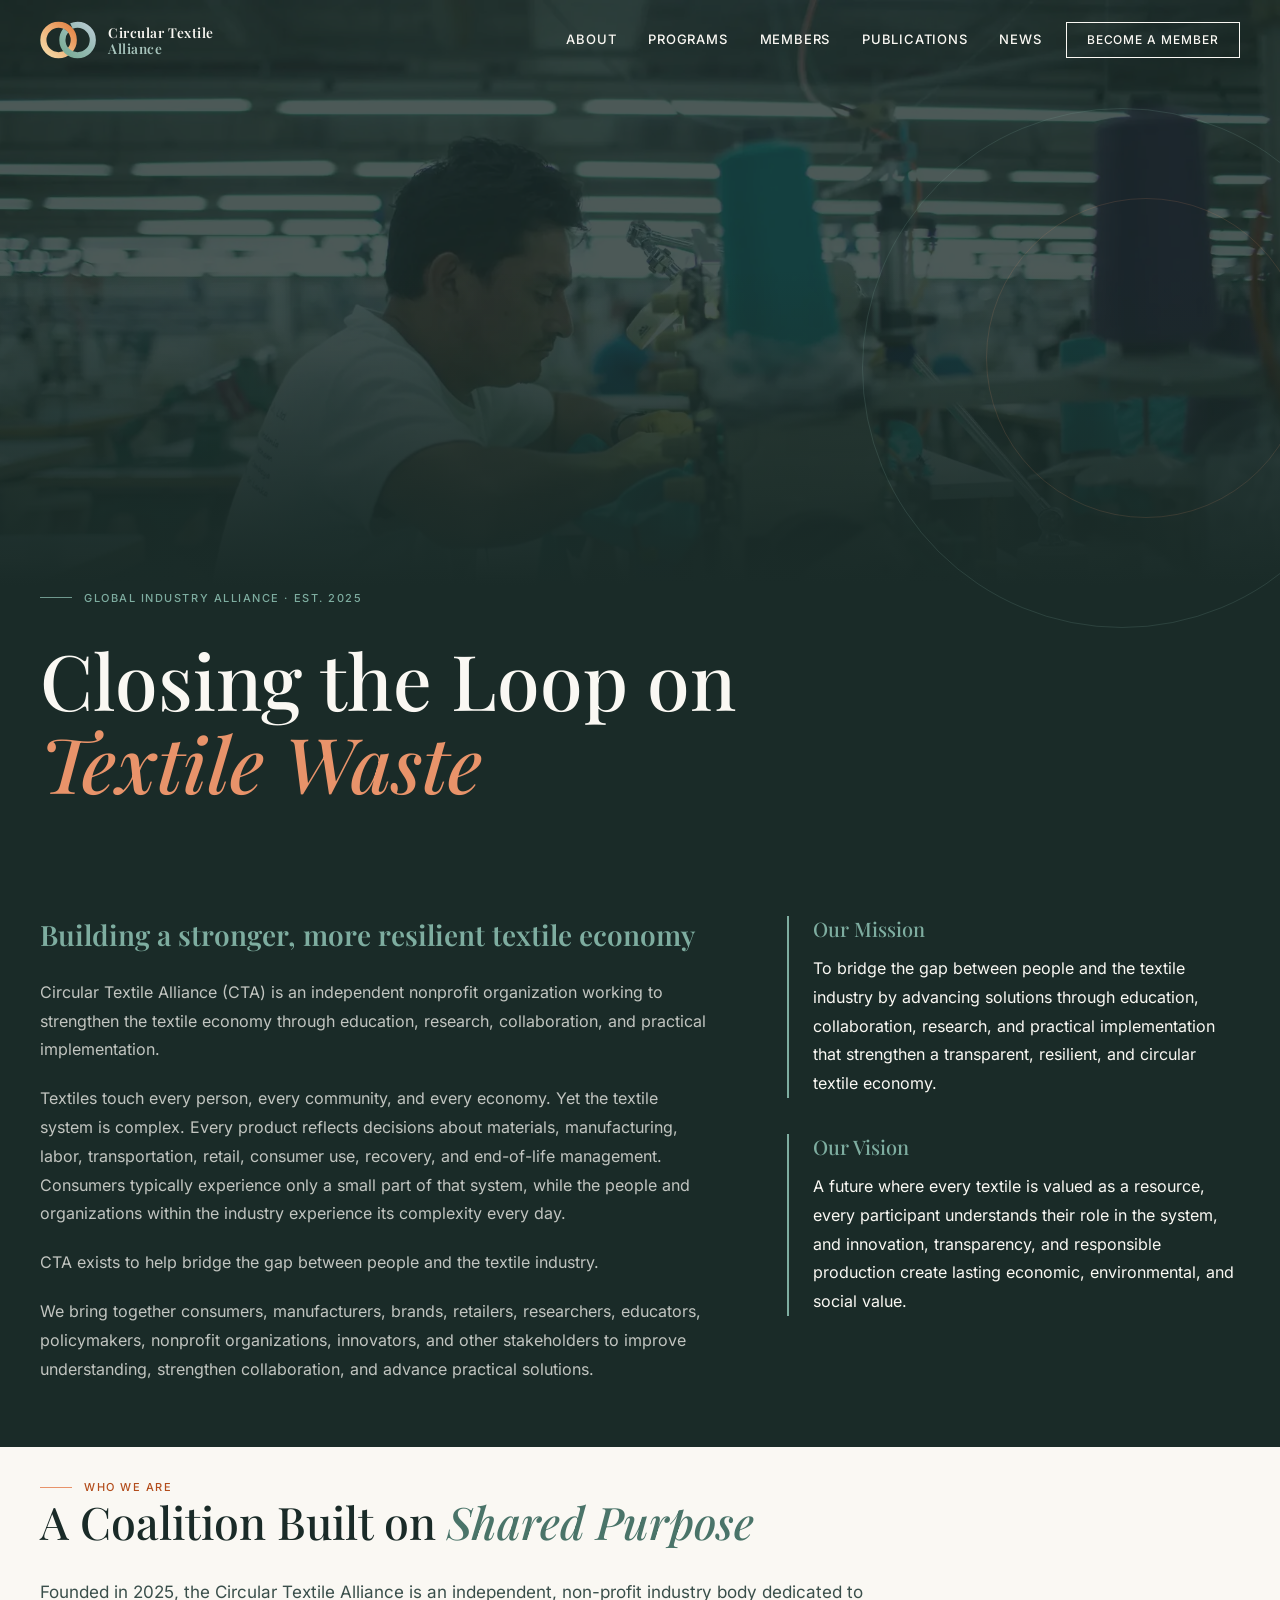
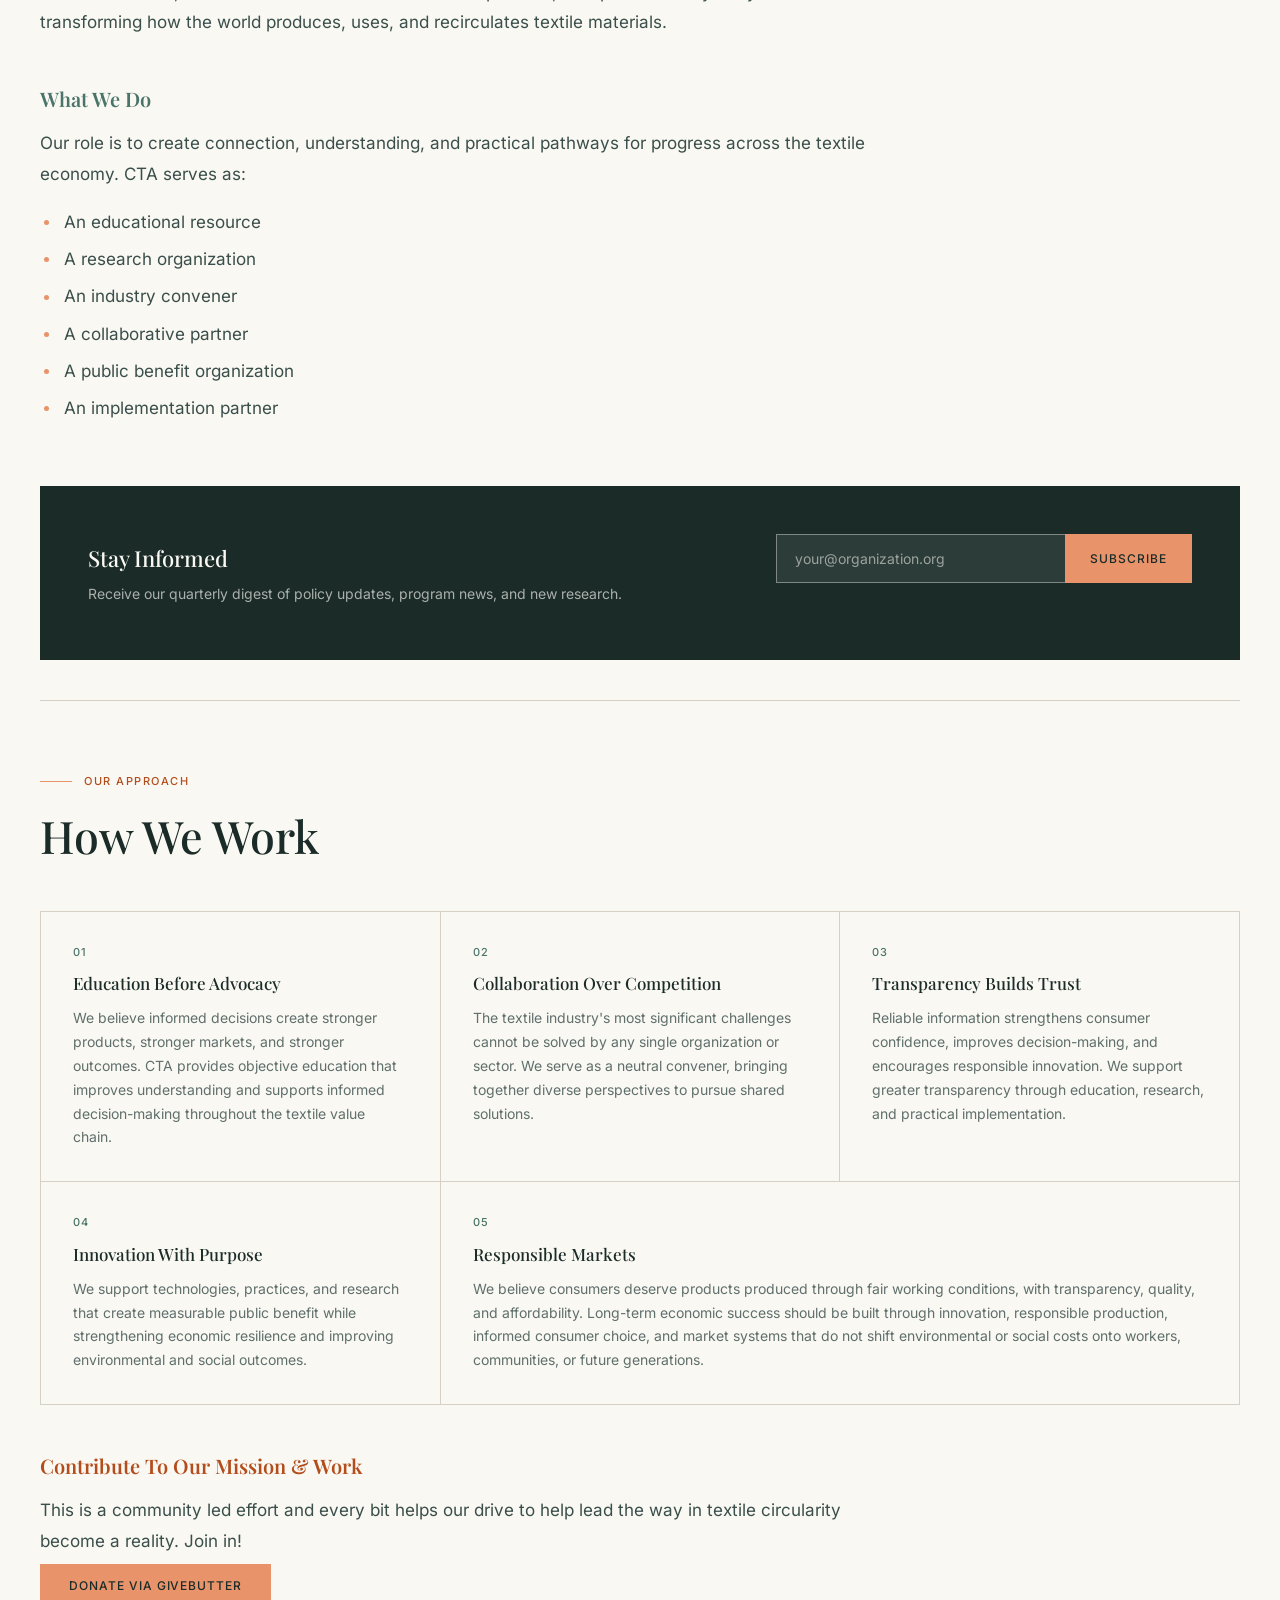
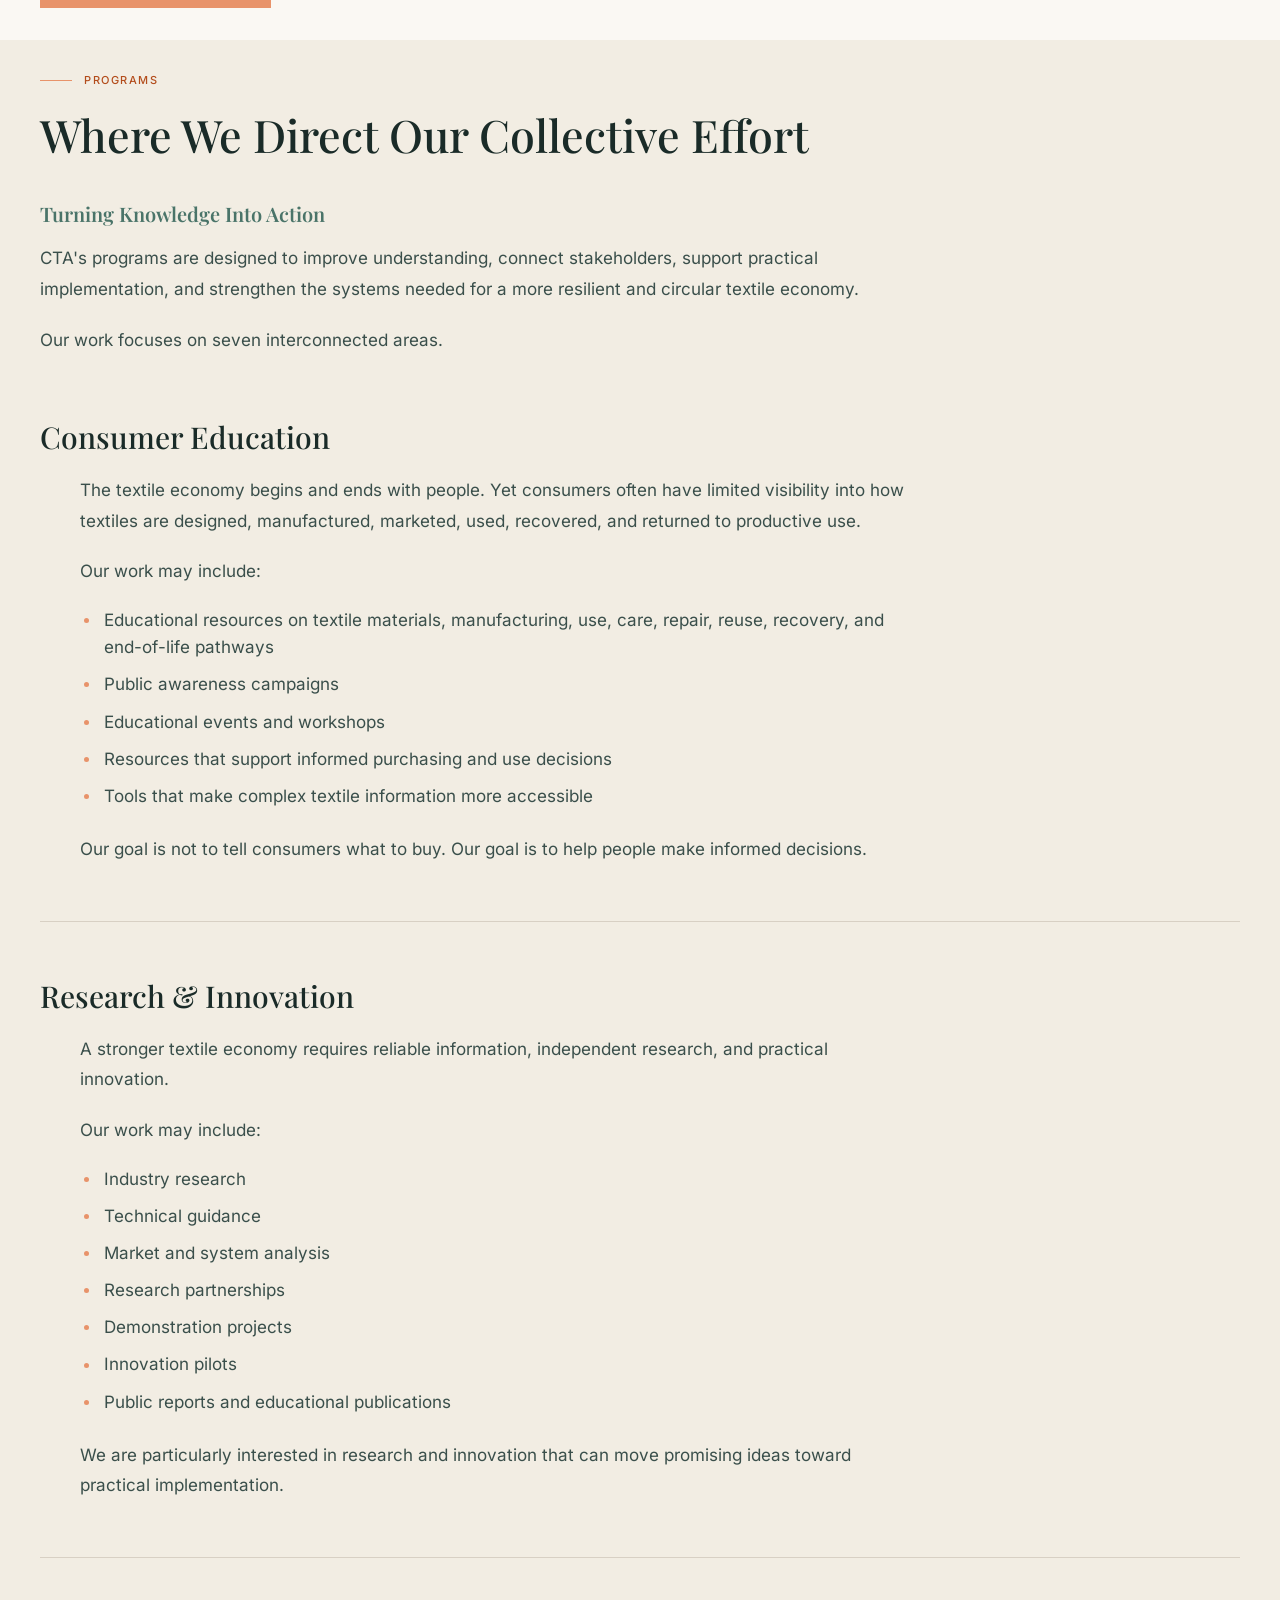
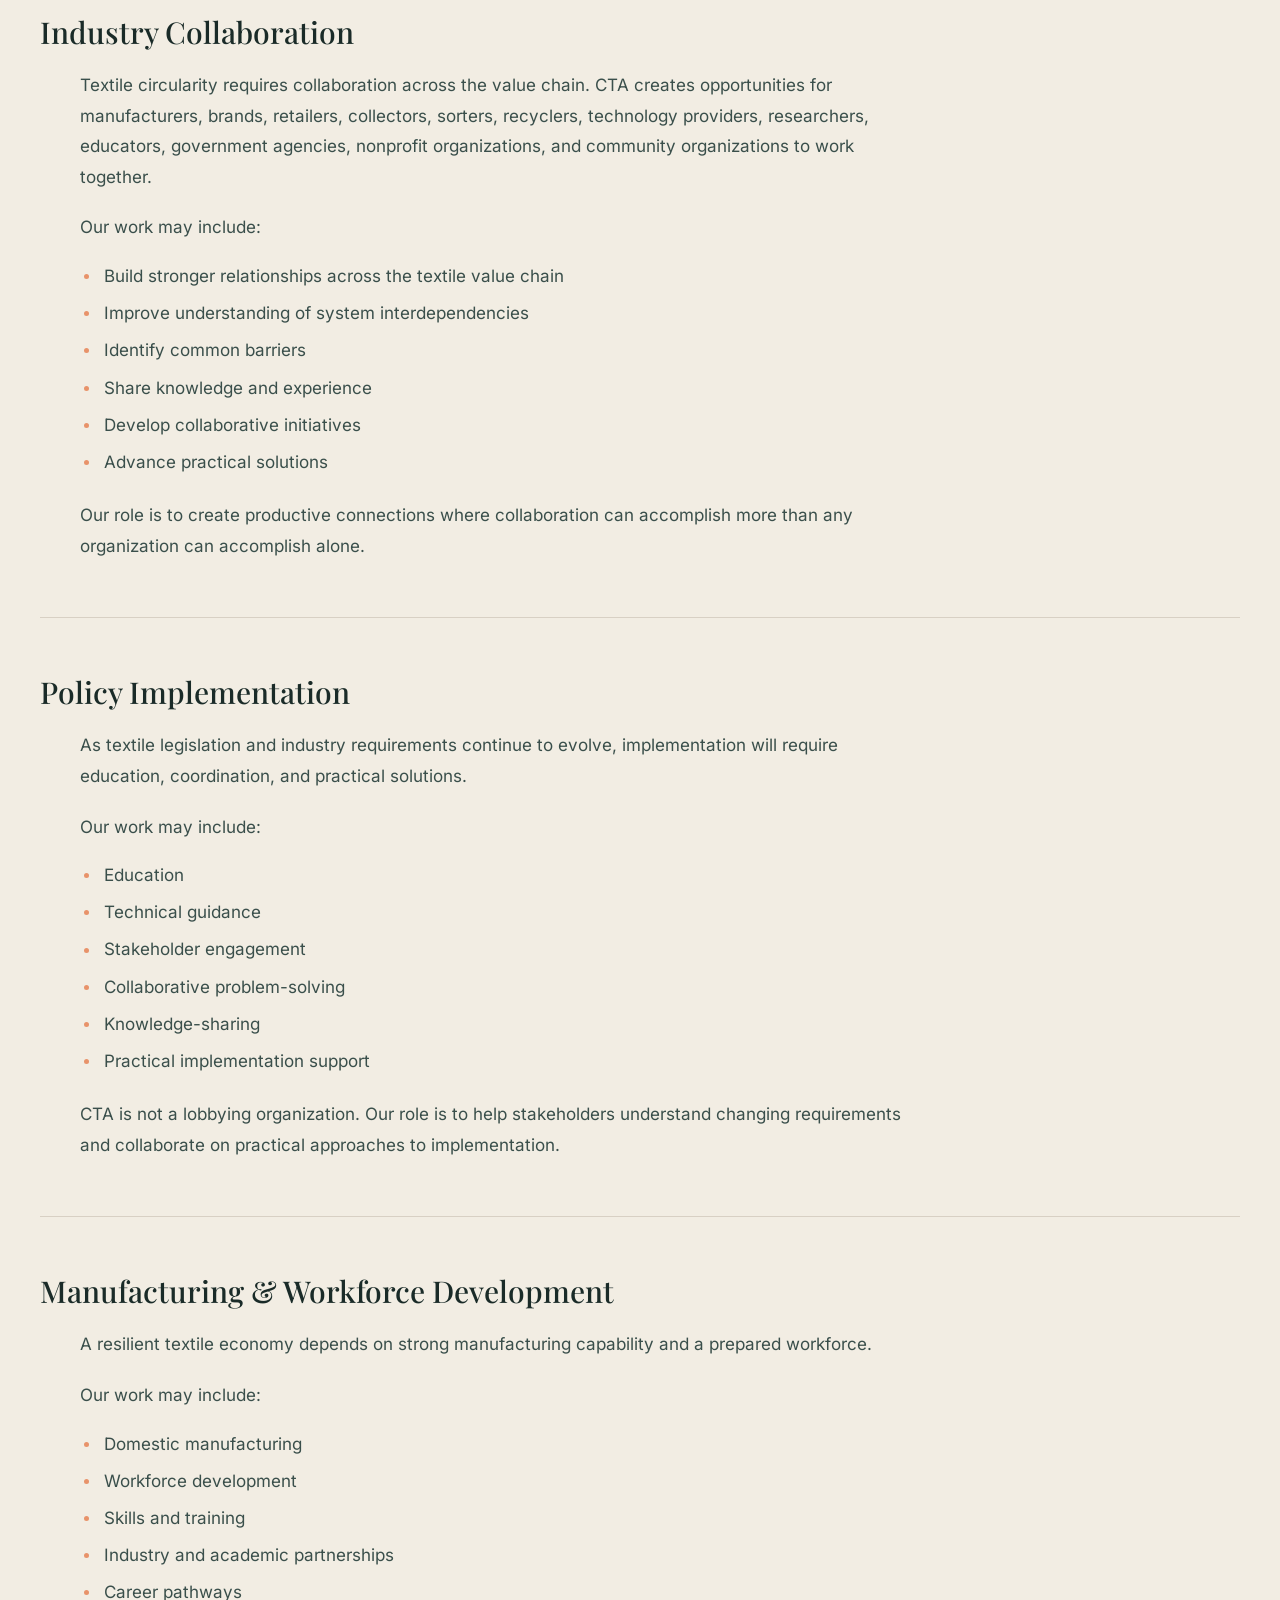
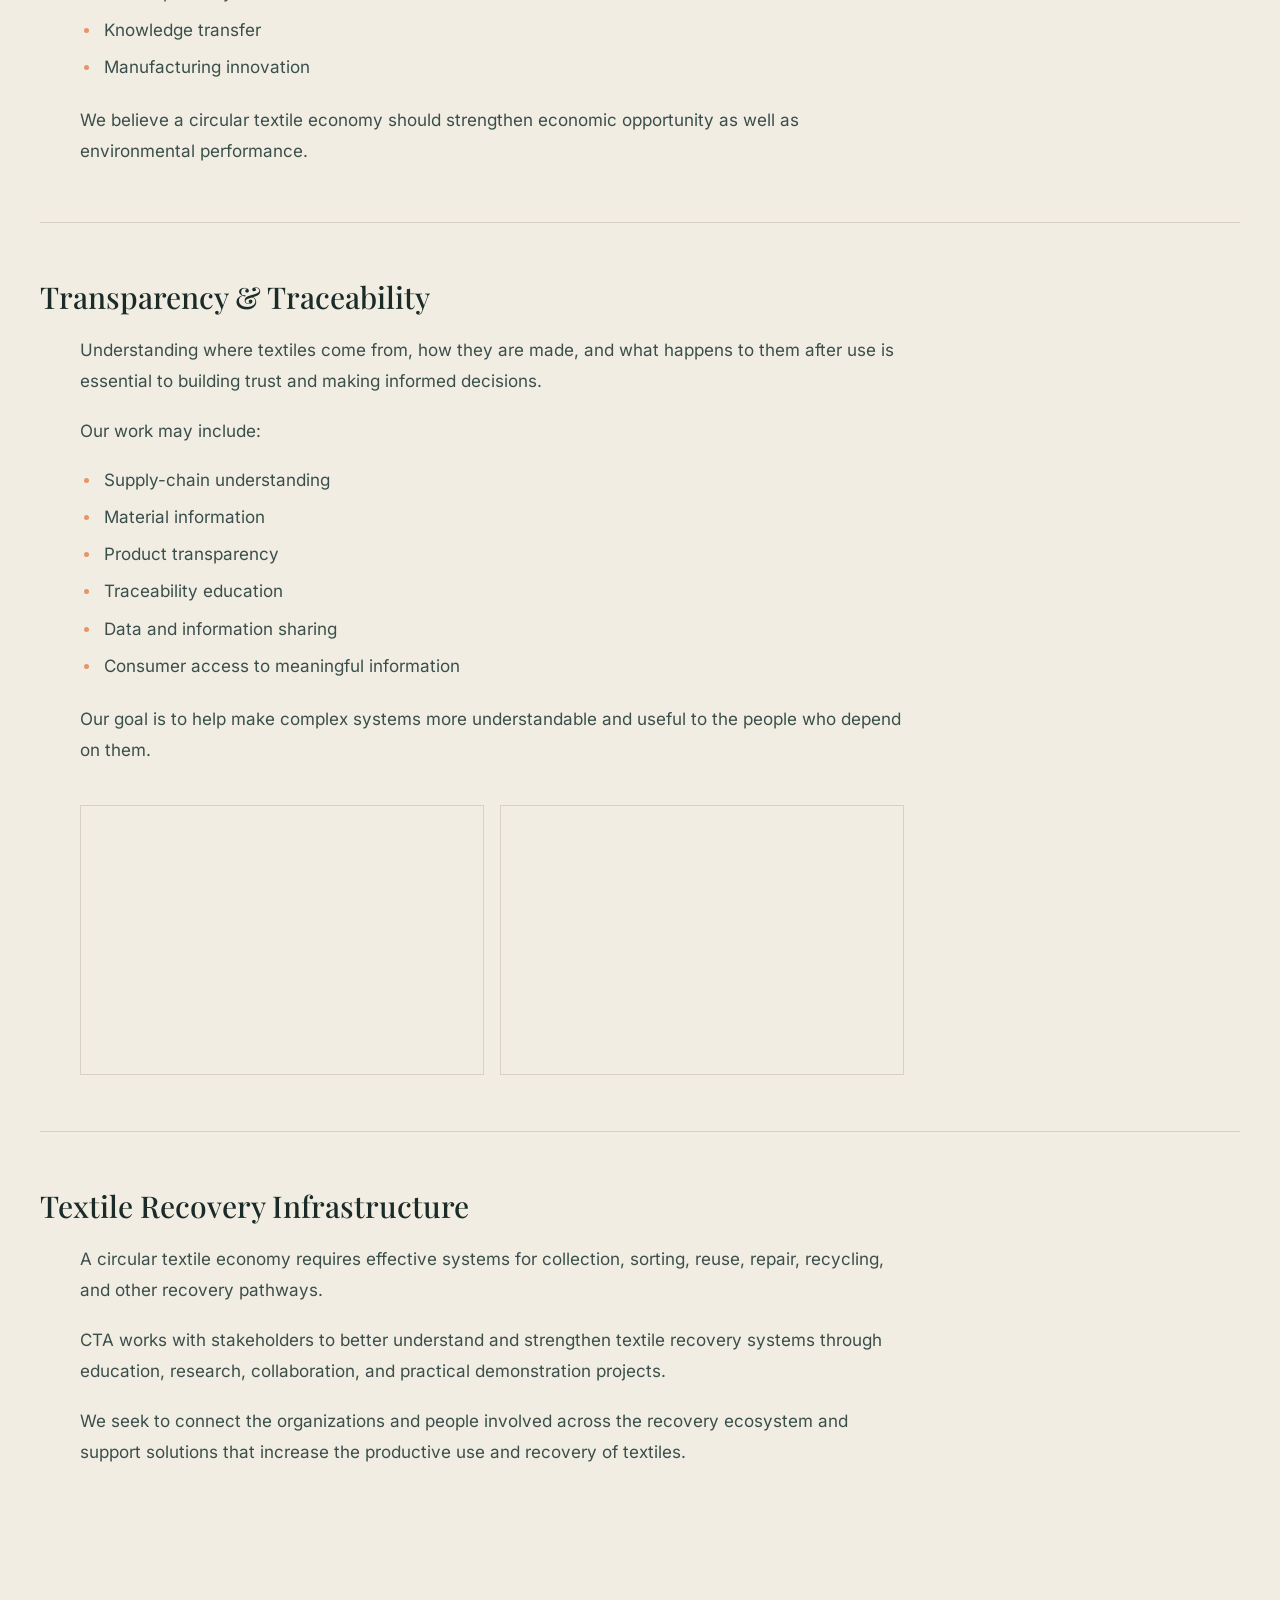
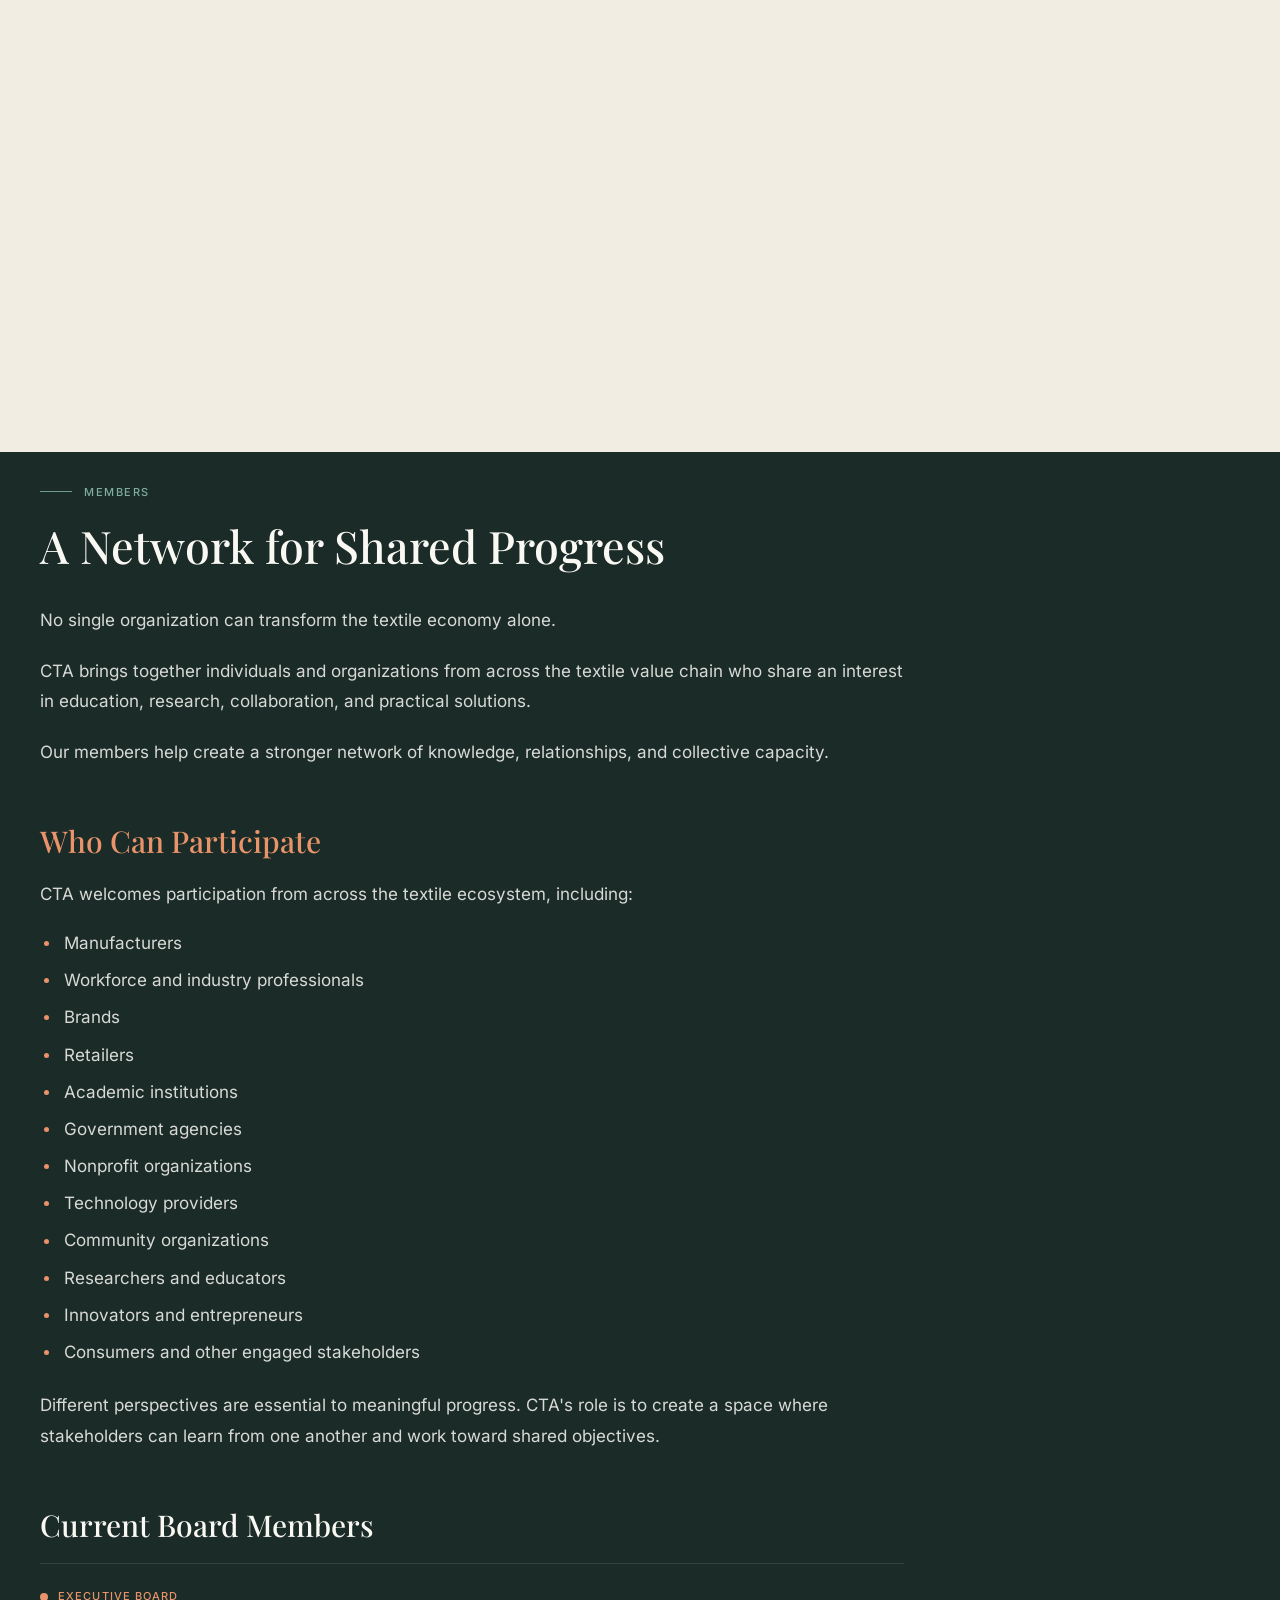
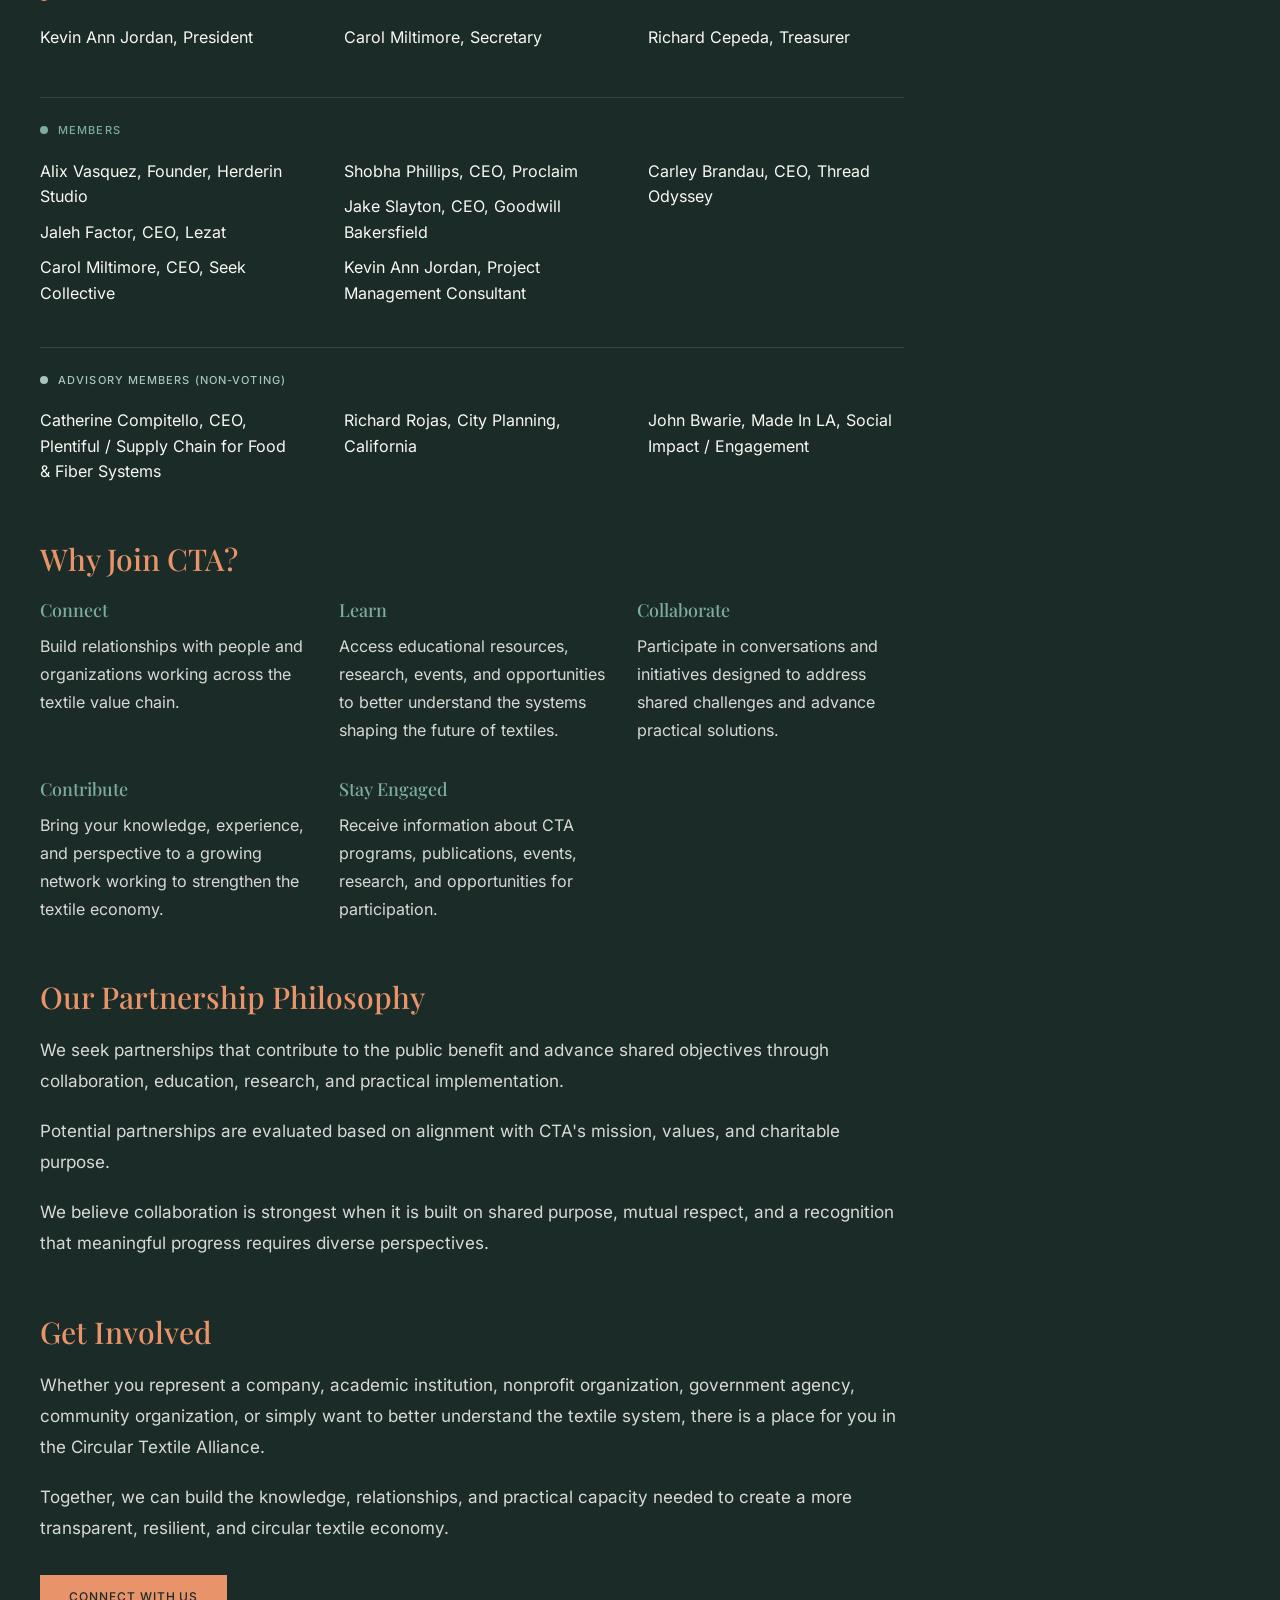
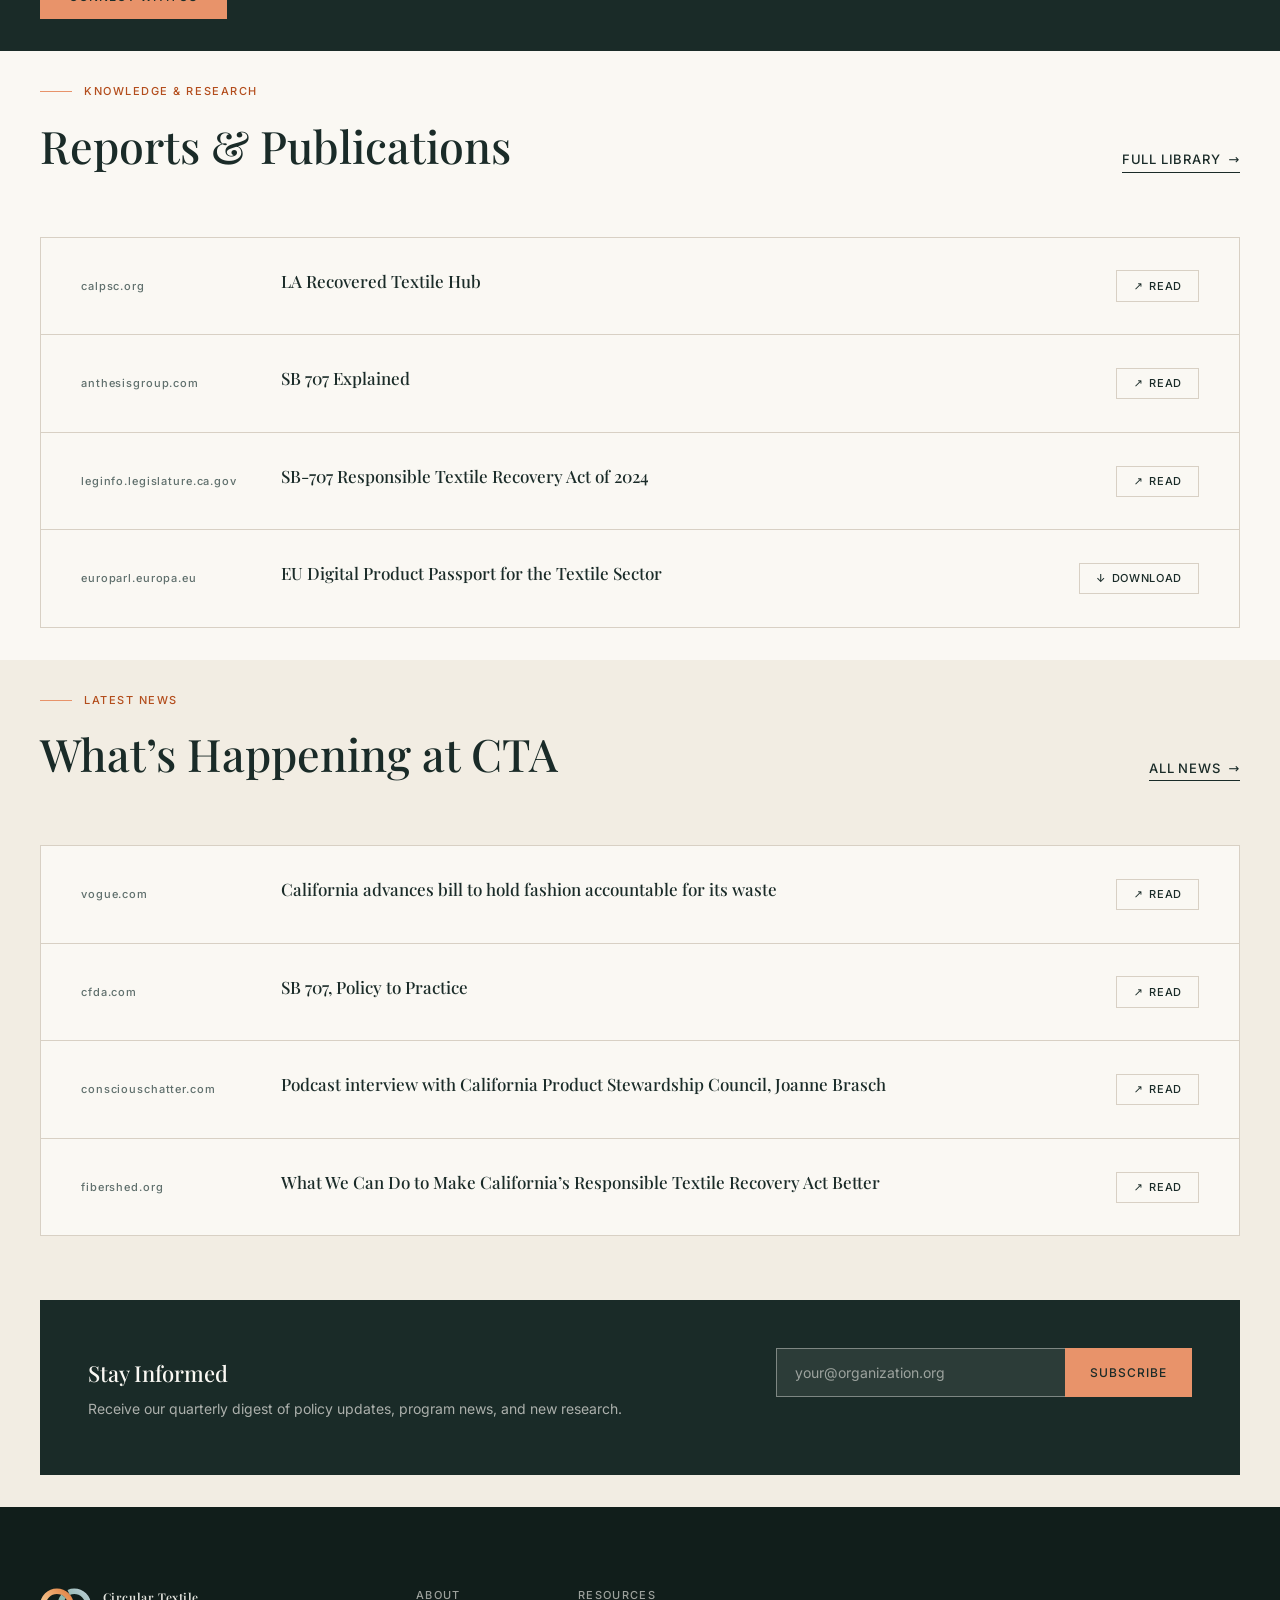
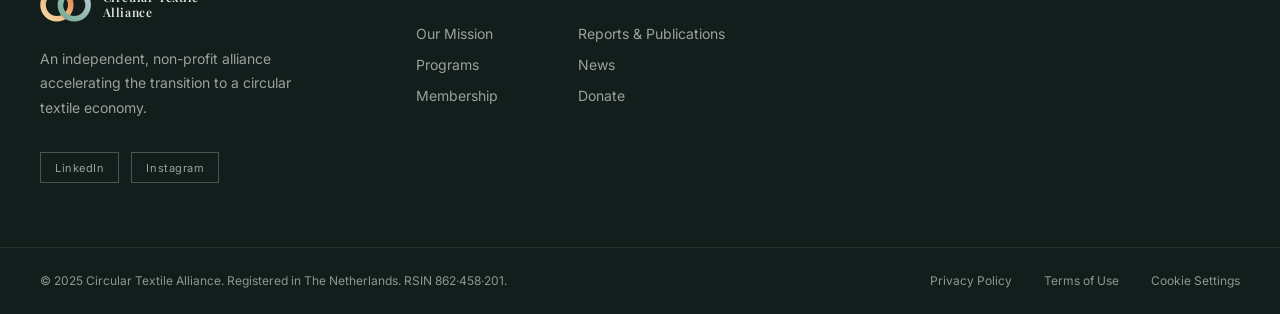
<file: index.html>
<!doctype html>
<html lang="en">
<head>
<meta charset="utf-8">
<meta name="viewport" content="width=device-width, initial-scale=1">

<title>Circular Textile Alliance — Closing the Loop on Textile Waste</title>
<meta name="description" content="Circular Textile Alliance (CTA) is an independent nonprofit working to strengthen the textile economy through education, research, collaboration, and practical implementation — bridging the gap between people and the textile industry.">
<link rel="canonical" href="https://cportka.github.io/circular-textile-alliance-org/">

<meta name="theme-color" content="#1a2b28">
<meta name="color-scheme" content="light">

<!-- Open Graph -->
<meta property="og:type" content="website">
<meta property="og:site_name" content="Circular Textile Alliance">
<meta property="og:title" content="Circular Textile Alliance — Closing the Loop on Textile Waste">
<meta property="og:description" content="An independent nonprofit bridging the gap between people and the textile industry through education, research, collaboration, and practical implementation.">
<meta property="og:url" content="https://cportka.github.io/circular-textile-alliance-org/">
<meta property="og:image" content="https://cportka.github.io/circular-textile-alliance-org/assets/img/og-cover.png">
<meta property="og:image:width" content="1200">
<meta property="og:image:height" content="630">
<meta property="og:image:alt" content="Circular Textile Alliance — closing the loop on textile waste">
<meta property="og:locale" content="en_GB">

<!-- Twitter / X -->
<meta name="twitter:card" content="summary_large_image">
<meta name="twitter:title" content="Circular Textile Alliance — Closing the Loop on Textile Waste">
<meta name="twitter:description" content="An independent nonprofit bridging the gap between people and the textile industry through education, research, collaboration, and practical implementation.">
<meta name="twitter:image" content="https://cportka.github.io/circular-textile-alliance-org/assets/img/og-cover.png">

<!-- Same-origin, with one exception: the newsletter forms may post to
     Mailchimp's host (form-action). No third-party script runs here — the
     newsletter's JSONP runs in the sandboxed newsletter-frame.html, under that
     page's own policy. The page carries no inline <style>/style="" and no
     inline <script>, so no 'unsafe-inline' is needed — keep it that way.
     (frame-ancestors is deliberately absent: it is ignored in a meta CSP. Set it
     as a response header at the CDN/host if you need clickjacking protection.) -->
<meta http-equiv="Content-Security-Policy" content="default-src 'self'; img-src 'self'; style-src 'self'; script-src 'self'; font-src 'self'; form-action https://circulartextilealliance.us16.list-manage.com; base-uri 'self'; object-src 'none'">

<link rel="icon" href="assets/img/favicon.svg" type="image/svg+xml">
<link rel="apple-touch-icon" href="assets/img/apple-touch-icon.png">
<link rel="manifest" href="site.webmanifest">

<link rel="preload" href="assets/fonts/inter-normal-300-600-latin.woff2" as="font" type="font/woff2" crossorigin>
<link rel="preload" href="assets/fonts/playfair-display-normal-400-700-latin.woff2" as="font" type="font/woff2" crossorigin>
<link rel="stylesheet" href="assets/css/site.css">

<script type="application/ld+json">
{
  "@context": "https://schema.org",
  "@graph": [
    {
      "@type": ["Organization", "NGO"],
      "@id": "https://cportka.github.io/circular-textile-alliance-org/#organization",
      "name": "Circular Textile Alliance",
      "alternateName": "CTA",
      "url": "https://cportka.github.io/circular-textile-alliance-org/",
      "logo": "https://cportka.github.io/circular-textile-alliance-org/assets/img/logo.svg",
      "foundingDate": "2025",
      "nonprofitStatus": "NonprofitANBI",
      "description": "An independent nonprofit organization working to strengthen the textile economy through education, research, collaboration, and practical implementation.",
      "address": { "@type": "PostalAddress", "addressCountry": "NL" },
      "sameAs": [
        "https://www.linkedin.com/company/110528108/",
        "https://www.instagram.com/circular_textile_alliance/"
      ],
      "knowsAbout": [
        "Circular economy",
        "Consumer education",
        "Textile research and innovation",
        "Industry collaboration",
        "Textile policy implementation",
        "Textile manufacturing and workforce development",
        "Supply-chain transparency and traceability",
        "Textile recovery infrastructure"
      ]
    },
    {
      "@type": "WebSite",
      "@id": "https://cportka.github.io/circular-textile-alliance-org/#website",
      "url": "https://cportka.github.io/circular-textile-alliance-org/",
      "name": "Circular Textile Alliance",
      "inLanguage": "en",
      "publisher": { "@id": "https://cportka.github.io/circular-textile-alliance-org/#organization" }
    }
  ]
}
</script>
</head>

<body>
<a class="skip-link" href="#main">Skip to content</a>

<!-- ====================================================================== -->
<!-- Header                                                                 -->
<!-- ====================================================================== -->
<header class="site-header" id="site-header">
  <div class="wrap">
    <div class="site-header__bar">
      <a class="brand" href="#top" aria-label="Circular Textile Alliance — back to top">
        <img class="brand__mark" src="assets/img/logo.svg" alt="" width="56" height="40">
        <span class="brand__name">
          <span>Circular Textile</span>
          <span class="is-alliance">Alliance</span>
        </span>
      </a>

      <nav class="nav" aria-label="Primary">
        <a class="nav__link" href="#about">About</a>
        <a class="nav__link" href="#programs">Programs</a>
        <a class="nav__link" href="#members">Members</a>
        <a class="nav__link" href="#publications">Publications</a>
        <a class="nav__link" href="#news">News</a>
      </nav>

      <a class="btn btn--outline-ink" href="#members">Become a Member</a>

      <button class="nav-toggle" type="button" id="nav-toggle"
              aria-expanded="false" aria-controls="nav-mobile" aria-label="Menu">
        <span class="nav-toggle__bar"></span>
        <span class="nav-toggle__bar"></span>
        <span class="nav-toggle__bar"></span>
      </button>
    </div>
  </div>

  <div class="nav-mobile" id="nav-mobile" hidden>
    <nav aria-label="Primary, mobile">
      <a href="#about">About</a>
      <a href="#programs">Programs</a>
      <a href="#members">Members</a>
      <a href="#publications">Publications</a>
      <a href="#news">News</a>
    </nav>
    <a class="btn btn--outline-ink" href="#members">Become a Member</a>
  </div>
</header>

<main id="main">

<!-- ====================================================================== -->
<!-- Hero                                                                   -->
<!-- ====================================================================== -->
<section class="hero on-dark" id="top">
  <!-- The photograph is confined to this first screen. The statement below it
       sits on flat ink, so its copy never lands on a bright patch of the
       image — the contrast suite measures those pairs against --ink. -->
  <div class="hero__stage">
    <div class="hero__media" role="presentation"></div>
    <div class="hero__scrim" role="presentation"></div>
    <div class="hero__ring hero__ring--lg" role="presentation"></div>
    <div class="hero__ring hero__ring--sm" role="presentation"></div>

    <div class="wrap hero__inner">
      <p class="eyebrow eyebrow--sage">Global Industry Alliance · Est.&nbsp;2025</p>
      <h1 class="h-display">
        Closing the Loop on<br>
        <span class="accent">Textile&nbsp;Waste</span>
      </h1>
    </div>
  </div>

  <div class="hero__statement">
    <div class="wrap hero__statement-inner">

      <div class="hero__intro">
        <h2 class="hero__subhead">
          Building a stronger, more resilient textile economy
        </h2>

        <p class="hero__body">
          Circular Textile Alliance (CTA) is an independent nonprofit
          organization working to strengthen the textile economy through
          education, research, collaboration, and practical implementation.
        </p>
        <p class="hero__body">
          Textiles touch every person, every community, and every economy. Yet
          the textile system is complex. Every product reflects decisions about
          materials, manufacturing, labor, transportation, retail, consumer use,
          recovery, and end-of-life management. Consumers typically experience
          only a small part of that system, while the people and organizations
          within the industry experience its complexity every day.
        </p>
        <p class="hero__body">
          CTA exists to help bridge the gap between people and the textile
          industry.
        </p>
        <p class="hero__body">
          We bring together consumers, manufacturers, brands, retailers,
          researchers, educators, policymakers, nonprofit organizations,
          innovators, and other stakeholders to improve understanding,
          strengthen collaboration, and advance practical solutions.
        </p>
      </div>

      <div class="hero__pillars">
        <div class="pillar" id="mission">
          <h3 class="pillar__title">Our Mission</h3>
          <p class="pillar__body">
            To bridge the gap between people and the textile industry by
            advancing solutions through education, collaboration, research, and
            practical implementation that strengthen a transparent, resilient,
            and circular textile economy.
          </p>
        </div>
        <div class="pillar">
          <h3 class="pillar__title">Our Vision</h3>
          <p class="pillar__body">
            A future where every textile is valued as a resource, every
            participant understands their role in the system, and innovation,
            transparency, and responsible production create lasting economic,
            environmental, and social value.
          </p>
        </div>
      </div>
    </div>
  </div>
</section>

<!-- ====================================================================== -->
<!-- About                                                                  -->
<!-- ====================================================================== -->
<!-- ====================================================================== -->
<!-- Who we are                                                             -->
<!-- ====================================================================== -->
<section class="section section--cream" id="about" aria-labelledby="about-title">
  <div class="wrap">
    <p class="eyebrow eyebrow--peach">Who We Are</p>
    <h2 class="h-section" id="about-title">
      A Coalition Built on <em class="accent">Shared Purpose</em>
    </h2>

    <p class="about__lede">
      Founded in 2025, the Circular Textile Alliance is an independent,
      non-profit industry body dedicated to transforming how the world produces,
      uses, and recirculates textile materials.
    </p>

    <div class="about__block">
      <h3 class="about__subhead">What We Do</h3>
      <p class="about__body">
        Our role is to create connection, understanding, and practical pathways
        for progress across the textile economy. CTA serves as:
      </p>
      <ul class="about__list">
        <li>An educational resource</li>
        <li>A research organization</li>
        <li>An industry convener</li>
        <li>A collaborative partner</li>
        <li>A public benefit organization</li>
        <li>An implementation partner</li>
      </ul>
    </div>

    <div class="newsletter on-dark">
      <div>
        <h3 class="newsletter__title">Stay Informed</h3>
        <p class="newsletter__note">
          Receive our quarterly digest of policy updates, program news, and new
          research.
        </p>
      </div>
      <form class="newsletter__form" id="newsletter-form-about"
            action="https://circulartextilealliance.us16.list-manage.com/subscribe/post?u=ea29d1a908ff6356342abbd84&amp;id=81fed3ffc1&amp;f_id=00fcc2e1f0"
            method="post" target="_blank" rel="noopener">
        <label class="visually-hidden" for="newsletter-email-about">Your email address</label>
        <div class="newsletter__field">
          <input class="newsletter__input" id="newsletter-email-about" name="EMAIL" type="email"
                 autocomplete="email" placeholder="your@organization.org" required>
          <button class="btn btn--primary newsletter__submit" type="submit">Subscribe</button>
        </div>
        <!-- Mailchimp's bot trap. People never see it; a script that fills every
             field fills this one too, and Mailchimp drops the signup. -->
        <div class="newsletter__trap" aria-hidden="true">
          <input type="text" name="b_ea29d1a908ff6356342abbd84_81fed3ffc1" tabindex="-1"
                 value="" autocomplete="off" aria-label="Leave this field empty">
        </div>
        <p class="newsletter__status" id="newsletter-status-about" role="status"></p>
      </form>
    </div>

    <hr class="rule">
  </div>
</section>

<section class="section section--cream" id="approach" aria-labelledby="approach-title">
  <div class="wrap">
    <p class="eyebrow eyebrow--peach">Our Approach</p>
    <h2 class="h-section about__title" id="approach-title">How We Work</h2>

    <div class="principles">
      <div class="principle">
        <p class="principle__number">01</p>
        <h3 class="principle__title">Education Before Advocacy</h3>
        <p class="principle__body">
          We believe informed decisions create stronger products, stronger
          markets, and stronger outcomes. CTA provides objective education
          that improves understanding and supports informed
          decision-making throughout the textile value chain.
        </p>
      </div>
      <div class="principle">
        <p class="principle__number">02</p>
        <h3 class="principle__title">Collaboration Over Competition</h3>
        <p class="principle__body">
          The textile industry's most significant challenges cannot be
          solved by any single organization or sector. We serve as a
          neutral convener, bringing together diverse perspectives to
          pursue shared solutions.
        </p>
      </div>
      <div class="principle">
        <p class="principle__number">03</p>
        <h3 class="principle__title">Transparency Builds Trust</h3>
        <p class="principle__body">
          Reliable information strengthens consumer confidence, improves
          decision-making, and encourages responsible innovation. We
          support greater transparency through education, research, and
          practical implementation.
        </p>
      </div>
      <div class="principle">
        <p class="principle__number">04</p>
        <h3 class="principle__title">Innovation With Purpose</h3>
        <p class="principle__body">
          We support technologies, practices, and research that create
          measurable public benefit while strengthening economic
          resilience and improving environmental and social outcomes.
        </p>
      </div>
      <div class="principle">
        <p class="principle__number">05</p>
        <h3 class="principle__title">Responsible Markets</h3>
        <p class="principle__body">
          We believe consumers deserve products produced through fair
          working conditions, with transparency, quality, and
          affordability. Long-term economic success should be built
          through innovation, responsible production, informed consumer
          choice, and market systems that do not shift environmental or
          social costs onto workers, communities, or future generations.
        </p>
      </div>
    </div>

    <div class="about__block" id="contribute">
      <h3 class="about__subhead about__subhead--peach">Contribute To Our Mission &amp; Work</h3>
      <p class="about__body">
        This is a community led effort and every bit helps our drive to help
        lead the way in textile circularity become a reality. Join in!
      </p>
      <!-- A plain link to the hosted campaign page, not Givebutter's widget
           script: no third-party code on the site, and the hosted page keeps
           Apple Pay, which Givebutter's embedded widgets cannot offer. -->
      <a class="btn btn--primary" href="https://givebutter.com/CTA-campaign"
         target="_blank" rel="noopener">Donate via Givebutter</a>
    </div>
  </div>
</section>

<!-- ====================================================================== -->
<!-- Programs                                                             -->
<!-- ====================================================================== -->
<section class="section section--cream-dark" id="programs" aria-labelledby="programs-title">
  <div class="wrap">
    <p class="eyebrow eyebrow--peach">Programs</p>
    <h2 class="h-section programs__title" id="programs-title">
      Where We Direct Our Collective Effort
    </h2>

    <div class="prog__intro">
      <h3 class="about__subhead">Turning Knowledge Into Action</h3>
      <p class="prog__body">
        CTA's programs are designed to improve understanding, connect
        stakeholders, support practical implementation, and strengthen the
        systems needed for a more resilient and circular textile economy.
      </p>
      <p class="prog__body">
        Our work focuses on seven interconnected areas.
      </p>
    </div>

    <div class="progs">
      <article class="prog">
        <h3 class="prog__title">Consumer Education</h3>
        <div class="prog__content">
          <p class="prog__body">
            The textile economy begins and ends with people. Yet consumers
            often have limited visibility into how textiles are designed,
            manufactured, marketed, used, recovered, and returned to
            productive use.
          </p>
          <p class="prog__body prog__cue">Our work may include:</p>
          <ul class="about__list">
            <li>
              Educational resources on textile materials, manufacturing,
              use, care, repair, reuse, recovery, and end-of-life pathways
            </li>
            <li>Public awareness campaigns</li>
            <li>Educational events and workshops</li>
            <li>
              Resources that support informed purchasing and use decisions
            </li>
            <li>
              Tools that make complex textile information more accessible
            </li>
          </ul>
          <p class="prog__body">
            Our goal is not to tell consumers what to buy. Our goal is to
            help people make informed decisions.
          </p>
        </div>
      </article>
      <article class="prog">
        <h3 class="prog__title">Research &amp; Innovation</h3>
        <div class="prog__content">
          <p class="prog__body">
            A stronger textile economy requires reliable information,
            independent research, and practical innovation.
          </p>
          <p class="prog__body prog__cue">Our work may include:</p>
          <ul class="about__list">
            <li>Industry research</li>
            <li>Technical guidance</li>
            <li>Market and system analysis</li>
            <li>Research partnerships</li>
            <li>Demonstration projects</li>
            <li>Innovation pilots</li>
            <li>Public reports and educational publications</li>
          </ul>
          <p class="prog__body">
            We are particularly interested in research and innovation that
            can move promising ideas toward practical implementation.
          </p>
        </div>
      </article>
      <article class="prog">
        <h3 class="prog__title">Industry Collaboration</h3>
        <div class="prog__content">
          <p class="prog__body">
            Textile circularity requires collaboration across the value
            chain. CTA creates opportunities for manufacturers, brands,
            retailers, collectors, sorters, recyclers, technology providers,
            researchers, educators, government agencies, nonprofit
            organizations, and community organizations to work together.
          </p>
          <p class="prog__body prog__cue">Our work may include:</p>
          <ul class="about__list">
            <li>
              Build stronger relationships across the textile value chain
            </li>
            <li>Improve understanding of system interdependencies</li>
            <li>Identify common barriers</li>
            <li>Share knowledge and experience</li>
            <li>Develop collaborative initiatives</li>
            <li>Advance practical solutions</li>
          </ul>
          <p class="prog__body">
            Our role is to create productive connections where collaboration
            can accomplish more than any organization can accomplish alone.
          </p>
        </div>
      </article>
      <article class="prog">
        <h3 class="prog__title">Policy Implementation</h3>
        <div class="prog__content">
          <p class="prog__body">
            As textile legislation and industry requirements continue to
            evolve, implementation will require education, coordination, and
            practical solutions.
          </p>
          <p class="prog__body prog__cue">Our work may include:</p>
          <ul class="about__list">
            <li>Education</li>
            <li>Technical guidance</li>
            <li>Stakeholder engagement</li>
            <li>Collaborative problem-solving</li>
            <li>Knowledge-sharing</li>
            <li>Practical implementation support</li>
          </ul>
          <p class="prog__body">
            CTA is not a lobbying organization. Our role is to help
            stakeholders understand changing requirements and collaborate on
            practical approaches to implementation.
          </p>
        </div>
      </article>
      <article class="prog">
        <h3 class="prog__title">Manufacturing &amp; Workforce Development</h3>
        <div class="prog__content">
          <p class="prog__body">
            A resilient textile economy depends on strong manufacturing
            capability and a prepared workforce.
          </p>
          <p class="prog__body prog__cue">Our work may include:</p>
          <ul class="about__list">
            <li>Domestic manufacturing</li>
            <li>Workforce development</li>
            <li>Skills and training</li>
            <li>Industry and academic partnerships</li>
            <li>Career pathways</li>
            <li>Knowledge transfer</li>
            <li>Manufacturing innovation</li>
          </ul>
          <p class="prog__body">
            We believe a circular textile economy should strengthen economic
            opportunity as well as environmental performance.
          </p>
        </div>
      </article>
      <article class="prog">
        <h3 class="prog__title">Transparency &amp; Traceability</h3>
        <div class="prog__content">
          <p class="prog__body">
            Understanding where textiles come from, how they are made, and
            what happens to them after use is essential to building trust
            and making informed decisions.
          </p>
          <p class="prog__body prog__cue">Our work may include:</p>
          <ul class="about__list">
            <li>Supply-chain understanding</li>
            <li>Material information</li>
            <li>Product transparency</li>
            <li>Traceability education</li>
            <li>Data and information sharing</li>
            <li>Consumer access to meaningful information</li>
          </ul>
          <p class="prog__body">
            Our goal is to help make complex systems more understandable and
            useful to the people who depend on them.
          </p>
        <div class="prog__figures">
          <figure class="prog__figure">
            <img width="1280" height="853" loading="lazy" decoding="async"
                 src="assets/img/photos/1711_MEX_VKN_GARMENT_076.webp"
                 alt="Stacks of cut red and white fabric pieces on a cutting-room table, with a worker bundling more at a bench behind.">
          </figure>
          <figure class="prog__figure">
            <img width="1280" height="853" loading="lazy" decoding="async"
                 src="assets/img/photos/1711_MEX_HONGHO_GARMENT_25.webp"
                 alt="A machinist's hands guiding textured white fabric and a cream binding tape under the presser foot of an industrial sewing machine.">
          </figure>
        </div>
        </div>
      </article>
      <article class="prog">
        <h3 class="prog__title">Textile Recovery Infrastructure</h3>
        <div class="prog__content">
          <p class="prog__body">
            A circular textile economy requires effective systems for
            collection, sorting, reuse, repair, recycling, and other
            recovery pathways.
          </p>
          <p class="prog__body">
            CTA works with stakeholders to better understand and strengthen
            textile recovery systems through education, research,
            collaboration, and practical demonstration projects.
          </p>
          <p class="prog__body">
            We seek to connect the organizations and people involved across
            the recovery ecosystem and support solutions that increase the
            productive use and recovery of textiles.
          </p>
        <figure class="prog__diagram">
          <img width="1600" height="1280" loading="lazy" decoding="async"
               src="assets/img/textile-recovery-infrastructure.webp"
               alt="Hand-drawn diagram of the textile lifecycle. A linear path runs from virgin materials through design, materials manufacture, product production, sale and use to &quot;all done&quot;. From there a recovery loop returns textiles to productive use: recover leads to swap or to recycle, and recycling feeds back into design. Disposal branches to compost or to landfill.">
        </figure>
        </div>
      </article>
    </div>
  </div>
</section>

<!-- ====================================================================== -->
<!-- Members                                                                -->
<!-- ====================================================================== -->
<section class="section section--ink on-dark" id="members" aria-labelledby="members-title">
  <div class="wrap">
    <p class="eyebrow eyebrow--sage">Members</p>
    <h2 class="h-section mem__lead" id="members-title">
      A Network for Shared Progress
    </h2>

    <div class="mem__intro">
      <p class="mem__body">
        No single organization can transform the textile economy alone.
      </p>
      <p class="mem__body">
        CTA brings together individuals and organizations from across the
        textile value chain who share an interest in education, research,
        collaboration, and practical solutions.
      </p>
      <p class="mem__body">
        Our members help create a stronger network of knowledge,
        relationships, and collective capacity.
      </p>
    </div>

    <div class="mem__block">
      <h3 class="mem__head">Who Can Participate</h3>
      <p class="mem__body">
        CTA welcomes participation from across the textile ecosystem,
        including:
      </p>
      <ul class="about__list mem__who">
        <li>Manufacturers</li>
        <li>Workforce and industry professionals</li>
        <li>Brands</li>
        <li>Retailers</li>
        <li>Academic institutions</li>
        <li>Government agencies</li>
        <li>Nonprofit organizations</li>
        <li>Technology providers</li>
        <li>Community organizations</li>
        <li>Researchers and educators</li>
        <li>Innovators and entrepreneurs</li>
        <li>Consumers and other engaged stakeholders</li>
      </ul>
      <p class="mem__body mem__body--after-list">
        Different perspectives are essential to meaningful progress. CTA's
        role is to create a space where stakeholders can learn from one
        another and work toward shared objectives.
      </p>
    </div>

    <div class="mem__block">
      <h3 class="mem__head mem__head--cream">Current Board Members</h3>
      <div class="board">
        <div class="board__group board__group--exec">
          <h4 class="board__label">
            <span class="board__dot" aria-hidden="true"></span>Executive Board
          </h4>
          <ul class="board__people">
            <li>Kevin Ann Jordan, President</li>
            <li>Carol Miltimore, Secretary</li>
            <li>Richard Cepeda, Treasurer</li>
          </ul>
        </div>
        <div class="board__group board__group--member">
          <h4 class="board__label">
            <span class="board__dot" aria-hidden="true"></span>Members
          </h4>
          <ul class="board__people">
            <li>Alix Vasquez, Founder, Herderin Studio</li>
            <li>Jaleh Factor, CEO, Lezat</li>
            <li>Carol Miltimore, CEO, Seek Collective</li>
            <li>Shobha Phillips, CEO, Proclaim</li>
            <li>Jake Slayton, CEO, Goodwill Bakersfield</li>
            <li>Kevin Ann Jordan, Project Management Consultant</li>
            <li>Carley Brandau, CEO, Thread Odyssey</li>
          </ul>
        </div>
        <div class="board__group board__group--advisory">
          <h4 class="board__label">
            <span class="board__dot" aria-hidden="true"></span>Advisory Members (Non-Voting)
          </h4>
          <ul class="board__people">
            <li>Catherine Compitello, CEO, Plentiful / Supply Chain for Food &amp; Fiber Systems</li>
            <li>Richard Rojas, City Planning, California</li>
            <li>John Bwarie, Made In LA, Social Impact / Engagement</li>
          </ul>
        </div>
      </div>
    </div>

    <div class="mem__block">
      <h3 class="mem__head">Why Join CTA?</h3>
      <div class="why">
        <div class="why__item">
          <h4 class="why__title">Connect</h4>
          <p class="why__body">
            Build relationships with people and organizations working across
            the textile value chain.
          </p>
        </div>
        <div class="why__item">
          <h4 class="why__title">Learn</h4>
          <p class="why__body">
            Access educational resources, research, events, and
            opportunities to better understand the systems shaping the
            future of textiles.
          </p>
        </div>
        <div class="why__item">
          <h4 class="why__title">Collaborate</h4>
          <p class="why__body">
            Participate in conversations and initiatives designed to address
            shared challenges and advance practical solutions.
          </p>
        </div>
        <div class="why__item">
          <h4 class="why__title">Contribute</h4>
          <p class="why__body">
            Bring your knowledge, experience, and perspective to a growing
            network working to strengthen the textile economy.
          </p>
        </div>
        <div class="why__item">
          <h4 class="why__title">Stay Engaged</h4>
          <p class="why__body">
            Receive information about CTA programs, publications, events,
            research, and opportunities for participation.
          </p>
        </div>
      </div>
    </div>

    <div class="mem__block">
      <h3 class="mem__head">Our Partnership Philosophy</h3>
      <p class="mem__body">
        We seek partnerships that contribute to the public benefit and
        advance shared objectives through collaboration, education,
        research, and practical implementation.
      </p>
      <p class="mem__body">
        Potential partnerships are evaluated based on alignment with CTA's
        mission, values, and charitable purpose.
      </p>
      <p class="mem__body">
        We believe collaboration is strongest when it is built on shared
        purpose, mutual respect, and a recognition that meaningful progress
        requires diverse perspectives.
      </p>
    </div>

    <div class="mem__block">
      <h3 class="mem__head">Get Involved</h3>
      <p class="mem__body">
        Whether you represent a company, academic institution, nonprofit
        organization, government agency, community organization, or simply
        want to better understand the textile system, there is a place for
        you in the Circular Textile Alliance.
      </p>
      <p class="mem__body">
        Together, we can build the knowledge, relationships, and practical
        capacity needed to create a more transparent, resilient, and
        circular textile economy.
      </p>
      <!-- Opens the visitor's mail app, addressed and with the subject set. -->
      <a class="btn btn--primary mem__cta"
         href="mailto:hello@circulartextile.org?subject=CTA%20Membership">Connect with Us</a>
    </div>
  </div>
</section>

<!-- ====================================================================== -->
<!-- Publications                                                           -->
<!-- ====================================================================== -->
<section class="section section--cream" id="publications" aria-labelledby="publications-title">
  <div class="wrap">
    <div class="section-head">
      <div>
        <p class="eyebrow eyebrow--peach">Knowledge &amp; Research</p>
        <h2 class="h-section" id="publications-title">Reports &amp; Publications</h2>
      </div>
      <a class="link-rule" href="publications.html">
        Full Library <span aria-hidden="true">&rarr;</span>
      </a>
    </div>

    <div class="pubs">
      <article class="pub">
        <p class="pub__source">calpsc.org</p>
        <div>
          <h3 class="pub__title">
            <a href="https://www.calpsc.org/catextilehub">LA Recovered Textile Hub</a>
          </h3>
        </div>
        <p class="pub__aside">
          <a class="pub__download" href="https://www.calpsc.org/catextilehub"
             aria-label="Read LA Recovered Textile Hub, at calpsc.org">
            <span aria-hidden="true">&nearr;</span> Read
          </a>
        </p>
      </article>
      <article class="pub">
        <p class="pub__source">anthesisgroup.com</p>
        <div>
          <h3 class="pub__title">
            <a href="https://www.anthesisgroup.com/insights/sb-707-californias-textile-epr-law-explained/">SB 707 Explained</a>
          </h3>
        </div>
        <p class="pub__aside">
          <a class="pub__download" href="https://www.anthesisgroup.com/insights/sb-707-californias-textile-epr-law-explained/"
             aria-label="Read SB 707 Explained, at anthesisgroup.com">
            <span aria-hidden="true">&nearr;</span> Read
          </a>
        </p>
      </article>
      <article class="pub">
        <p class="pub__source">leginfo.legislature.ca.gov</p>
        <div>
          <h3 class="pub__title">
            <a href="https://leginfo.legislature.ca.gov/faces/billNavClient.xhtml?bill_id=202320240SB707">SB-707 Responsible Textile Recovery Act of 2024</a>
          </h3>
        </div>
        <p class="pub__aside">
          <a class="pub__download" href="https://leginfo.legislature.ca.gov/faces/billNavClient.xhtml?bill_id=202320240SB707"
             aria-label="Read SB-707 Responsible Textile Recovery Act of 2024, at leginfo.legislature.ca.gov">
            <span aria-hidden="true">&nearr;</span> Read
          </a>
        </p>
      </article>
      <article class="pub">
        <p class="pub__source">europarl.europa.eu</p>
        <div>
          <h3 class="pub__title">
            <a href="https://www.europarl.europa.eu/RegData/etudes/STUD/2024/757808/EPRS_STU(2024)757808_EN.pdf">EU Digital Product Passport for the Textile Sector</a>
          </h3>
        </div>
        <p class="pub__aside">
          <a class="pub__download" href="https://www.europarl.europa.eu/RegData/etudes/STUD/2024/757808/EPRS_STU(2024)757808_EN.pdf"
             aria-label="Download EU Digital Product Passport for the Textile Sector, at europarl.europa.eu">
            <span aria-hidden="true">&darr;</span> Download
          </a>
        </p>
      </article>
    </div>
  </div>
</section>

<!-- ====================================================================== -->
<!-- News                                                                   -->
<!-- ====================================================================== -->
<section class="section section--cream-dark" id="news" aria-labelledby="news-title">
  <div class="wrap">
    <div class="section-head">
      <div>
        <p class="eyebrow eyebrow--peach">Latest News</p>
        <h2 class="h-section" id="news-title">What&rsquo;s Happening at CTA</h2>
      </div>
      <a class="link-rule" href="news.html">
        All News <span aria-hidden="true">&rarr;</span>
      </a>
    </div>

    <div class="pubs">
      <article class="pub">
        <p class="pub__source">vogue.com</p>
        <div>
          <h3 class="pub__title">
            <a href="https://www.vogue.com/article/california-advances-bill-to-hold-fashion-accountable-for-its-waste">California advances bill to hold fashion accountable for its waste</a>
          </h3>
        </div>
        <p class="pub__aside">
          <a class="pub__download" href="https://www.vogue.com/article/california-advances-bill-to-hold-fashion-accountable-for-its-waste"
             aria-label="Read California advances bill to hold fashion accountable for its waste, at vogue.com">
            <span aria-hidden="true">&nearr;</span> Read
          </a>
        </p>
      </article>
      <article class="pub">
        <p class="pub__source">cfda.com</p>
        <div>
          <h3 class="pub__title">
            <a href="https://cfda.com/news-and-insights/industry-insights/from-policy-to-practice-californias-sb-707-enters-next-phase/">SB 707, Policy to Practice</a>
          </h3>
        </div>
        <p class="pub__aside">
          <a class="pub__download" href="https://cfda.com/news-and-insights/industry-insights/from-policy-to-practice-californias-sb-707-enters-next-phase/"
             aria-label="Read SB 707, Policy to Practice, at cfda.com">
            <span aria-hidden="true">&nearr;</span> Read
          </a>
        </p>
      </article>
      <article class="pub">
        <p class="pub__source">consciouschatter.com</p>
        <div>
          <h3 class="pub__title">
            <a href="https://consciouschatter.com/podcast/2026/5/26-episode-341-california-product-stewardship-council-joanne-brasch-sb-707">Podcast interview with California Product Stewardship Council, Joanne Brasch</a>
          </h3>
        </div>
        <p class="pub__aside">
          <a class="pub__download" href="https://consciouschatter.com/podcast/2026/5/26-episode-341-california-product-stewardship-council-joanne-brasch-sb-707"
             aria-label="Read Podcast interview with California Product Stewardship Council, Joanne Brasch, at consciouschatter.com">
            <span aria-hidden="true">&nearr;</span> Read
          </a>
        </p>
      </article>
      <article class="pub">
        <p class="pub__source">fibershed.org</p>
        <div>
          <h3 class="pub__title">
            <a href="https://fibershed.org/2025/09/15/responsible-textile-recovery-act/">What We Can Do to Make California&rsquo;s Responsible Textile Recovery Act Better</a>
          </h3>
        </div>
        <p class="pub__aside">
          <a class="pub__download" href="https://fibershed.org/2025/09/15/responsible-textile-recovery-act/"
             aria-label="Read What We Can Do to Make California’s Responsible Textile Recovery Act Better, at fibershed.org">
            <span aria-hidden="true">&nearr;</span> Read
          </a>
        </p>
      </article>
    </div>

    <!-- Newsletter --------------------------------------------------------
         Both forms sign up to the alliance's Mailchimp audience. Without
         JavaScript they post to Mailchimp's hosted page in a new tab; with it,
         assets/js/site.js relays the same fields to Mailchimp's JSONP endpoint
         through the sandboxed newsletter-frame.html and reports the result in
         the status line. Changing the audience means changing both form
         actions, the trap's name, form-action in this page's CSP, and the host
         in assets/js/newsletter-frame.js. -->
    <div class="newsletter on-dark">
      <div>
        <h3 class="newsletter__title">Stay Informed</h3>
        <p class="newsletter__note">
          Receive our quarterly digest of policy updates, program news, and new
          research.
        </p>
      </div>
      <form class="newsletter__form" id="newsletter-form"
            action="https://circulartextilealliance.us16.list-manage.com/subscribe/post?u=ea29d1a908ff6356342abbd84&amp;id=81fed3ffc1&amp;f_id=00fcc2e1f0"
            method="post" target="_blank" rel="noopener">
        <label class="visually-hidden" for="newsletter-email">Your email address</label>
        <!-- Input and button live in their own flex row. Keeping them out of the
             form's main flow is what stops the status message below from ever
             reflowing the button. -->
        <div class="newsletter__field">
          <input class="newsletter__input" id="newsletter-email" name="EMAIL" type="email"
                 autocomplete="email" placeholder="your@organization.org" required>
          <button class="btn btn--primary newsletter__submit" type="submit">Subscribe</button>
        </div>
        <!-- Mailchimp's bot trap. People never see it; a script that fills every
             field fills this one too, and Mailchimp drops the signup. -->
        <div class="newsletter__trap" aria-hidden="true">
          <input type="text" name="b_ea29d1a908ff6356342abbd84_81fed3ffc1" tabindex="-1"
                 value="" autocomplete="off" aria-label="Leave this field empty">
        </div>
        <!-- role="status" is an implicitly polite live region; the space it will
             need is reserved in CSS so the panel does not grow on submit. -->
        <p class="newsletter__status" id="newsletter-status" role="status"></p>
      </form>
    </div>
  </div>
</section>

</main>

<!-- ====================================================================== -->
<!-- Footer                                                                 -->
<!-- ====================================================================== -->
<footer class="site-footer">
  <div class="wrap site-footer__main">
    <div class="site-footer__grid">
      <div class="site-footer__brand">
        <div class="brand">
          <img class="brand__mark" src="assets/img/logo.svg" alt="" width="56" height="40">
          <span class="brand__name">
            <span>Circular Textile</span>
            <span>Alliance</span>
          </span>
        </div>
        <p class="site-footer__blurb">
          An independent, non-profit alliance accelerating the transition to a
          circular textile economy.
        </p>
        <p class="social">
          <a href="https://www.linkedin.com/company/110528108/" target="_blank" rel="noopener">LinkedIn</a>
          <a href="https://www.instagram.com/circular_textile_alliance/" target="_blank" rel="noopener">Instagram</a>
        </p>
      </div>

      <div class="site-footer__links">
        <div class="footer-cols">
          <div class="footer-col">
            <h2 class="footer-col__title">About</h2>
            <ul>
              <li><a href="#mission">Our Mission</a></li>
              <li><a href="#programs">Programs</a></li>
              <li><a href="#members">Membership</a></li>
            </ul>
          </div>
          <div class="footer-col">
            <h2 class="footer-col__title">Resources</h2>
            <ul>
              <li><a href="publications.html">Reports &amp; Publications</a></li>
              <li><a href="#news">News</a></li>
              <li><a href="#contribute">Donate</a></li>
            </ul>
          </div>
        </div>
      </div>
    </div>
  </div>

  <div class="site-footer__bottom">
    <div class="wrap">
      <p class="site-footer__legal">
        © 2025 Circular Textile Alliance. Registered in The Netherlands. RSIN 862·458·201.
      </p>
      <p class="site-footer__policies">
        <button class="policy-open" type="button" data-policy="policy-privacy">Privacy Policy</button>
        <button class="policy-open" type="button" data-policy="policy-terms">Terms of Use</button>
        <button class="policy-open" type="button" data-policy="policy-cookies">Cookie Settings</button>
      </p>
    </div>
  </div>
</footer>

<!-- Policy dialogs -->
<dialog class="policy" id="policy-privacy" aria-labelledby="policy-privacy-title">
  <div class="policy__inner">
    <h2 class="policy__title" id="policy-privacy-title">Privacy Policy</h2>
    <div class="policy__body">
      <p>
        This site collects nothing about you unless you sign up for the
        newsletter. There is no analytics, no tracking, no advertising, no
        session recording and no fingerprinting. Nothing you do here is logged,
        stored or profiled by us.
      </p>
      <p>
        Every file a page loads as you read it — the stylesheet, the script, the
        typefaces and the photography — is served from this site's own domain.
        Reading the site makes no request to any third party, so no third party
        learns that you visited.
      </p>
      <p>
        The site is published with GitHub Pages, which like any web host receives
        the requests your browser makes and may keep its own server logs. That is
        outside our control and we have no access to them.
      </p>
      <p>
        The newsletter is the one exception, and only if you use it. Pressing
        Subscribe sends the address you typed to Mailchimp, the service that runs
        our mailing list, and Mailchimp's own privacy policy then applies to it.
        Every newsletter it sends carries a link to unsubscribe.
      </p>
      <p>
        Links to other organisations' sites are ordinary links — once you follow
        one, that site's own policies apply.
      </p>
    </div>
    <form method="dialog">
      <button class="btn btn--primary policy__close" type="submit">Close</button>
    </form>
  </div>
</dialog>

<dialog class="policy" id="policy-terms" aria-labelledby="policy-terms-title">
  <div class="policy__inner">
    <h2 class="policy__title" id="policy-terms-title">Terms of Use</h2>
    <div class="policy__body">
      <p>
        This site is published for information. It describes the alliance, its
        programs and its work, and points to publications held elsewhere.
      </p>
      <p>
        The content is provided as it is, without warranty. We try to keep it
        accurate and current, but it may be incomplete or out of date, and it is
        not professional, legal or regulatory advice. Decisions you take on the
        basis of it are your own.
      </p>
      <p>
        Links to other organisations' publications are provided because they are
        useful. We do not control those sites and linking to one is not an
        endorsement of everything on it.
      </p>
      <p>
        The alliance's own text and images remain its property. Quote and link to
        them freely with attribution; ask before republishing them wholesale.
      </p>
    </div>
    <form method="dialog">
      <button class="btn btn--primary policy__close" type="submit">Close</button>
    </form>
  </div>
</dialog>

<dialog class="policy" id="policy-cookies" aria-labelledby="policy-cookies-title">
  <div class="policy__inner">
    <h2 class="policy__title" id="policy-cookies-title">Cookie Settings</h2>
    <div class="policy__body">
      <p>
        There is nothing to set. This site uses no cookies at all — not for
        analytics, not for advertising, not for preferences, not even the
        &ldquo;strictly necessary&rdquo; kind.
      </p>
      <p>
        It also writes nothing to local storage or session storage, and registers
        no service worker. Close the tab and no trace of your visit remains on
        your device beyond your browser's ordinary cache.
      </p>
      <p>
        That is why you have never seen a cookie banner here. There is no consent
        to give, because nothing is being asked of you.
      </p>
      <p>
        Signing up for the newsletter is the one time a page talks to another
        service: your browser contacts Mailchimp, which runs our mailing list.
        Anything Mailchimp keeps in your browser for its own domain is covered by
        Mailchimp's cookie policy rather than this one.
      </p>
    </div>
    <form method="dialog">
      <button class="btn btn--primary policy__close" type="submit">Close</button>
    </form>
  </div>
</dialog>


<script src="assets/js/site.js" defer></script>
</body>
</html>
</file>
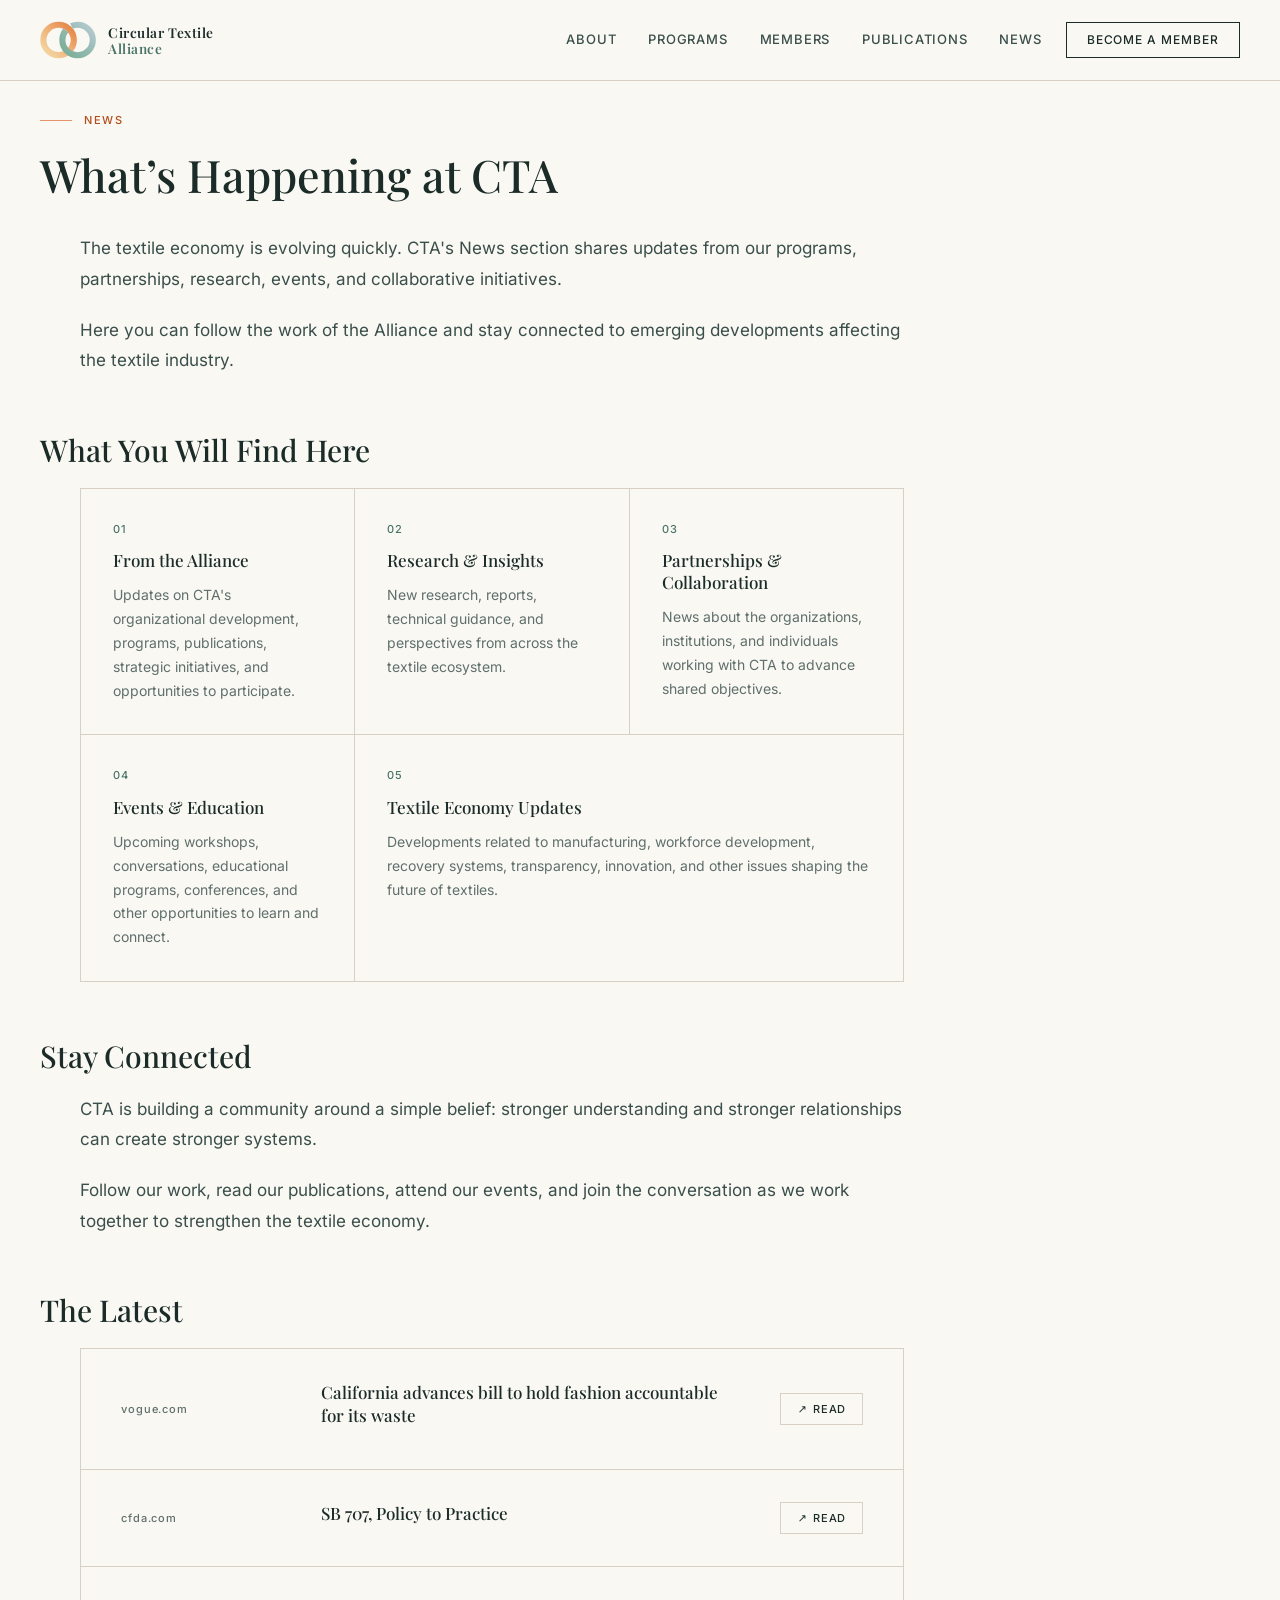
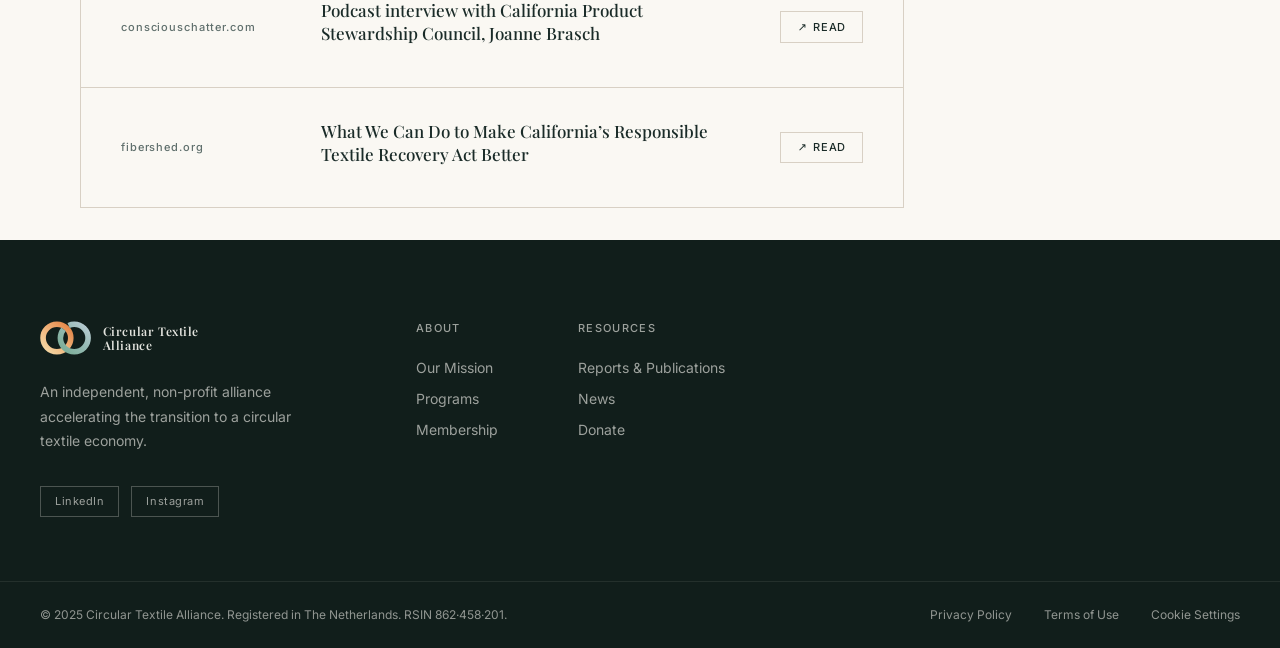
<file: news.html>
<!doctype html>
<html lang="en">
<head>
<meta charset="utf-8">
<meta name="viewport" content="width=device-width, initial-scale=1">

<title>News &mdash; Circular Textile Alliance</title>
<meta name="description" content="Updates from the Circular Textile Alliance's programs, partnerships, research, events and collaborative initiatives, alongside developments shaping the wider textile economy.">
<link rel="canonical" href="https://cportka.github.io/circular-textile-alliance-org/news.html">

<meta name="theme-color" content="#1a2b28">
<meta name="color-scheme" content="light">

<!-- Open Graph -->
<meta property="og:type" content="article">
<meta property="og:site_name" content="Circular Textile Alliance">
<meta property="og:title" content="News &mdash; Circular Textile Alliance">
<meta property="og:description" content="Updates from the alliance's programs, partnerships, research and events, and from the wider textile economy.">
<meta property="og:url" content="https://cportka.github.io/circular-textile-alliance-org/news.html">
<meta property="og:image" content="https://cportka.github.io/circular-textile-alliance-org/assets/img/og-cover.png">
<meta property="og:image:width" content="1200">
<meta property="og:image:height" content="630">
<meta property="og:image:alt" content="Circular Textile Alliance — closing the loop on textile waste">
<meta property="og:locale" content="en_GB">

<!-- Twitter / X -->
<meta name="twitter:card" content="summary_large_image">
<meta name="twitter:title" content="News &mdash; Circular Textile Alliance">
<meta name="twitter:description" content="Updates from the alliance's programs, partnerships, research and events, and from the wider textile economy.">
<meta name="twitter:image" content="https://cportka.github.io/circular-textile-alliance-org/assets/img/og-cover.png">

<!-- Fully same-origin: no third-party host is contacted at all. The page also
     carries no inline <style>/style="" and no inline <script>, so no
     'unsafe-inline' is needed — keep it that way when editing.
     (frame-ancestors is deliberately absent: it is ignored in a meta CSP. Set it
     as a response header at the CDN/host if you need clickjacking protection.) -->
<meta http-equiv="Content-Security-Policy" content="default-src 'self'; img-src 'self'; style-src 'self'; script-src 'self'; font-src 'self'; form-action 'none'; base-uri 'self'; object-src 'none'">

<link rel="icon" href="assets/img/favicon.svg" type="image/svg+xml">
<link rel="apple-touch-icon" href="assets/img/apple-touch-icon.png">
<link rel="manifest" href="site.webmanifest">

<link rel="preload" href="assets/fonts/inter-normal-300-600-latin.woff2" as="font" type="font/woff2" crossorigin>
<link rel="preload" href="assets/fonts/playfair-display-normal-400-700-latin.woff2" as="font" type="font/woff2" crossorigin>
<link rel="stylesheet" href="assets/css/site.css">

<script type="application/ld+json">
{
  "@context": "https://schema.org",
  "@graph": [
    {
      "@type": ["Organization", "NGO"],
      "@id": "https://cportka.github.io/circular-textile-alliance-org/#organization",
      "name": "Circular Textile Alliance",
      "alternateName": "CTA",
      "url": "https://cportka.github.io/circular-textile-alliance-org/",
      "logo": "https://cportka.github.io/circular-textile-alliance-org/assets/img/logo.svg",
      "foundingDate": "2025",
      "nonprofitStatus": "NonprofitANBI",
      "description": "An independent nonprofit organization working to strengthen the textile economy through education, research, collaboration, and practical implementation.",
      "address": { "@type": "PostalAddress", "addressCountry": "NL" },
      "sameAs": [
        "https://www.linkedin.com/company/110528108/",
        "https://www.instagram.com/circular_textile_alliance/"
      ],
      "knowsAbout": [
        "Circular economy",
        "Consumer education",
        "Textile research and innovation",
        "Industry collaboration",
        "Textile policy implementation",
        "Textile manufacturing and workforce development",
        "Supply-chain transparency and traceability",
        "Textile recovery infrastructure"
      ]
    },
    {
      "@type": "WebSite",
      "@id": "https://cportka.github.io/circular-textile-alliance-org/#website",
      "url": "https://cportka.github.io/circular-textile-alliance-org/",
      "name": "Circular Textile Alliance",
      "inLanguage": "en",
      "publisher": { "@id": "https://cportka.github.io/circular-textile-alliance-org/#organization" }
    }
  ]
}
</script>
</head>
<body>
<a class="skip-link" href="#main">Skip to content</a>

<!-- ====================================================================== -->
<!-- Header                                                                 -->
<!-- ====================================================================== -->
<header class="site-header site-header--solid" id="site-header">
  <div class="wrap">
    <div class="site-header__bar">
      <a class="brand" href="index.html" aria-label="Circular Textile Alliance — back to top">
        <img class="brand__mark" src="assets/img/logo.svg" alt="" width="56" height="40">
        <span class="brand__name">
          <span>Circular Textile</span>
          <span class="is-alliance">Alliance</span>
        </span>
      </a>

      <nav class="nav" aria-label="Primary">
        <a class="nav__link" href="index.html#about">About</a>
        <a class="nav__link" href="index.html#programs">Programs</a>
        <a class="nav__link" href="index.html#members">Members</a>
        <a class="nav__link" href="index.html#publications">Publications</a>
        <a class="nav__link" href="index.html#news">News</a>
      </nav>

      <a class="btn btn--outline-ink" href="index.html#members">Become a Member</a>

      <button class="nav-toggle" type="button" id="nav-toggle"
              aria-expanded="false" aria-controls="nav-mobile" aria-label="Menu">
        <span class="nav-toggle__bar"></span>
        <span class="nav-toggle__bar"></span>
        <span class="nav-toggle__bar"></span>
      </button>
    </div>
  </div>

  <div class="nav-mobile" id="nav-mobile" hidden>
    <nav aria-label="Primary, mobile">
      <a href="index.html#about">About</a>
      <a href="index.html#programs">Programs</a>
      <a href="index.html#members">Members</a>
      <a href="index.html#publications">Publications</a>
      <a href="index.html#news">News</a>
    </nav>
    <a class="btn btn--outline-ink" href="index.html#members">Become a Member</a>
  </div>
</header>

<main id="main">

<section class="section section--cream pubpage" aria-labelledby="news-title">
  <div class="wrap">
    <p class="eyebrow eyebrow--peach">News</p>
    <h1 class="h-section pubpage__title" id="news-title">What&rsquo;s Happening at CTA</h1>

    <div class="mem__intro">
      <div class="prog__content">
        <p class="prog__body">
          The textile economy is evolving quickly. CTA's News section shares
          updates from our programs, partnerships, research, events, and
          collaborative initiatives.
        </p>
        <p class="prog__body">
          Here you can follow the work of the Alliance and stay connected to
          emerging developments affecting the textile industry.
        </p>
      </div>
    </div>

    <div class="mem__block">
      <h2 class="prog__title">What You Will Find Here</h2>
      <div class="prog__content">
        <div class="principles">
          <div class="principle">
            <p class="principle__number">01</p>
            <h3 class="principle__title">From the Alliance</h3>
            <p class="principle__body">
              Updates on CTA's organizational development, programs,
              publications, strategic initiatives, and opportunities to
              participate.
            </p>
          </div>
          <div class="principle">
            <p class="principle__number">02</p>
            <h3 class="principle__title">Research &amp; Insights</h3>
            <p class="principle__body">
              New research, reports, technical guidance, and perspectives
              from across the textile ecosystem.
            </p>
          </div>
          <div class="principle">
            <p class="principle__number">03</p>
            <h3 class="principle__title">Partnerships &amp; Collaboration</h3>
            <p class="principle__body">
              News about the organizations, institutions, and individuals
              working with CTA to advance shared objectives.
            </p>
          </div>
          <div class="principle">
            <p class="principle__number">04</p>
            <h3 class="principle__title">Events &amp; Education</h3>
            <p class="principle__body">
              Upcoming workshops, conversations, educational programs,
              conferences, and other opportunities to learn and connect.
            </p>
          </div>
          <div class="principle">
            <p class="principle__number">05</p>
            <h3 class="principle__title">Textile Economy Updates</h3>
            <p class="principle__body">
              Developments related to manufacturing, workforce development,
              recovery systems, transparency, innovation, and other issues
              shaping the future of textiles.
            </p>
          </div>
        </div>
      </div>
    </div>

    <div class="mem__block">
      <h2 class="prog__title">Stay Connected</h2>
      <div class="prog__content">
        <p class="prog__body">
          CTA is building a community around a simple belief: stronger
          understanding and stronger relationships can create stronger
          systems.
        </p>
        <p class="prog__body">
          Follow our work, read our publications, attend our events, and
          join the conversation as we work together to strengthen the
          textile economy.
        </p>
      </div>
    </div>

    <div class="mem__block">
      <h2 class="prog__title" id="latest">The Latest</h2>
      <div class="prog__content">
        <div class="pubs">
          <article class="pub">
            <p class="pub__source">vogue.com</p>
            <div>
              <h3 class="pub__title">
                <a href="https://www.vogue.com/article/california-advances-bill-to-hold-fashion-accountable-for-its-waste">California advances bill to hold fashion accountable for its waste</a>
              </h3>
            </div>
            <p class="pub__aside">
              <a class="pub__download" href="https://www.vogue.com/article/california-advances-bill-to-hold-fashion-accountable-for-its-waste"
                 aria-label="Read California advances bill to hold fashion accountable for its waste, at vogue.com">
                <span aria-hidden="true">&nearr;</span> Read
              </a>
            </p>
          </article>
          <article class="pub">
            <p class="pub__source">cfda.com</p>
            <div>
              <h3 class="pub__title">
                <a href="https://cfda.com/news-and-insights/industry-insights/from-policy-to-practice-californias-sb-707-enters-next-phase/">SB 707, Policy to Practice</a>
              </h3>
            </div>
            <p class="pub__aside">
              <a class="pub__download" href="https://cfda.com/news-and-insights/industry-insights/from-policy-to-practice-californias-sb-707-enters-next-phase/"
                 aria-label="Read SB 707, Policy to Practice, at cfda.com">
                <span aria-hidden="true">&nearr;</span> Read
              </a>
            </p>
          </article>
          <article class="pub">
            <p class="pub__source">consciouschatter.com</p>
            <div>
              <h3 class="pub__title">
                <a href="https://consciouschatter.com/podcast/2026/5/26-episode-341-california-product-stewardship-council-joanne-brasch-sb-707">Podcast interview with California Product Stewardship Council, Joanne Brasch</a>
              </h3>
            </div>
            <p class="pub__aside">
              <a class="pub__download" href="https://consciouschatter.com/podcast/2026/5/26-episode-341-california-product-stewardship-council-joanne-brasch-sb-707"
                 aria-label="Read Podcast interview with California Product Stewardship Council, Joanne Brasch, at consciouschatter.com">
                <span aria-hidden="true">&nearr;</span> Read
              </a>
            </p>
          </article>
          <article class="pub">
            <p class="pub__source">fibershed.org</p>
            <div>
              <h3 class="pub__title">
                <a href="https://fibershed.org/2025/09/15/responsible-textile-recovery-act/">What We Can Do to Make California&rsquo;s Responsible Textile Recovery Act Better</a>
              </h3>
            </div>
            <p class="pub__aside">
              <a class="pub__download" href="https://fibershed.org/2025/09/15/responsible-textile-recovery-act/"
                 aria-label="Read What We Can Do to Make California’s Responsible Textile Recovery Act Better, at fibershed.org">
                <span aria-hidden="true">&nearr;</span> Read
              </a>
            </p>
          </article>
        </div>
      </div>
    </div>
  </div>
</section>

</main>

<!-- ====================================================================== -->
<!-- Footer                                                                 -->
<!-- ====================================================================== -->
<footer class="site-footer">
  <div class="wrap site-footer__main">
    <div class="site-footer__grid">
      <div class="site-footer__brand">
        <div class="brand">
          <img class="brand__mark" src="assets/img/logo.svg" alt="" width="56" height="40">
          <span class="brand__name">
            <span>Circular Textile</span>
            <span>Alliance</span>
          </span>
        </div>
        <p class="site-footer__blurb">
          An independent, non-profit alliance accelerating the transition to a
          circular textile economy.
        </p>
        <p class="social">
          <a href="https://www.linkedin.com/company/110528108/" target="_blank" rel="noopener">LinkedIn</a>
          <a href="https://www.instagram.com/circular_textile_alliance/" target="_blank" rel="noopener">Instagram</a>
        </p>
      </div>

      <div class="site-footer__links">
        <div class="footer-cols">
          <div class="footer-col">
            <h2 class="footer-col__title">About</h2>
            <ul>
              <li><a href="index.html#mission">Our Mission</a></li>
              <li><a href="index.html#programs">Programs</a></li>
              <li><a href="index.html#members">Membership</a></li>
            </ul>
          </div>
          <div class="footer-col">
            <h2 class="footer-col__title">Resources</h2>
            <ul>
              <li><a href="publications.html">Reports &amp; Publications</a></li>
              <li><a href="index.html#news">News</a></li>
              <li><a href="index.html#contribute">Donate</a></li>
            </ul>
          </div>
        </div>
      </div>
    </div>
  </div>

  <div class="site-footer__bottom">
    <div class="wrap">
      <p class="site-footer__legal">
        © 2025 Circular Textile Alliance. Registered in The Netherlands. RSIN 862·458·201.
      </p>
      <p class="site-footer__policies">
        <button class="policy-open" type="button" data-policy="policy-privacy">Privacy Policy</button>
        <button class="policy-open" type="button" data-policy="policy-terms">Terms of Use</button>
        <button class="policy-open" type="button" data-policy="policy-cookies">Cookie Settings</button>
      </p>
    </div>
  </div>
</footer>

<!-- Policy dialogs -->
<dialog class="policy" id="policy-privacy" aria-labelledby="policy-privacy-title">
  <div class="policy__inner">
    <h2 class="policy__title" id="policy-privacy-title">Privacy Policy</h2>
    <div class="policy__body">
      <p>
        This site collects nothing about you unless you sign up for the
        newsletter. There is no analytics, no tracking, no advertising, no
        session recording and no fingerprinting. Nothing you do here is logged,
        stored or profiled by us.
      </p>
      <p>
        Every file a page loads as you read it — the stylesheet, the script, the
        typefaces and the photography — is served from this site's own domain.
        Reading the site makes no request to any third party, so no third party
        learns that you visited.
      </p>
      <p>
        The site is published with GitHub Pages, which like any web host receives
        the requests your browser makes and may keep its own server logs. That is
        outside our control and we have no access to them.
      </p>
      <p>
        The newsletter is the one exception, and only if you use it. Pressing
        Subscribe sends the address you typed to Mailchimp, the service that runs
        our mailing list, and Mailchimp's own privacy policy then applies to it.
        Every newsletter it sends carries a link to unsubscribe.
      </p>
      <p>
        Links to other organisations' sites are ordinary links — once you follow
        one, that site's own policies apply.
      </p>
    </div>
    <form method="dialog">
      <button class="btn btn--primary policy__close" type="submit">Close</button>
    </form>
  </div>
</dialog>

<dialog class="policy" id="policy-terms" aria-labelledby="policy-terms-title">
  <div class="policy__inner">
    <h2 class="policy__title" id="policy-terms-title">Terms of Use</h2>
    <div class="policy__body">
      <p>
        This site is published for information. It describes the alliance, its
        programs and its work, and points to publications held elsewhere.
      </p>
      <p>
        The content is provided as it is, without warranty. We try to keep it
        accurate and current, but it may be incomplete or out of date, and it is
        not professional, legal or regulatory advice. Decisions you take on the
        basis of it are your own.
      </p>
      <p>
        Links to other organisations' publications are provided because they are
        useful. We do not control those sites and linking to one is not an
        endorsement of everything on it.
      </p>
      <p>
        The alliance's own text and images remain its property. Quote and link to
        them freely with attribution; ask before republishing them wholesale.
      </p>
    </div>
    <form method="dialog">
      <button class="btn btn--primary policy__close" type="submit">Close</button>
    </form>
  </div>
</dialog>

<dialog class="policy" id="policy-cookies" aria-labelledby="policy-cookies-title">
  <div class="policy__inner">
    <h2 class="policy__title" id="policy-cookies-title">Cookie Settings</h2>
    <div class="policy__body">
      <p>
        There is nothing to set. This site uses no cookies at all — not for
        analytics, not for advertising, not for preferences, not even the
        &ldquo;strictly necessary&rdquo; kind.
      </p>
      <p>
        It also writes nothing to local storage or session storage, and registers
        no service worker. Close the tab and no trace of your visit remains on
        your device beyond your browser's ordinary cache.
      </p>
      <p>
        That is why you have never seen a cookie banner here. There is no consent
        to give, because nothing is being asked of you.
      </p>
      <p>
        Signing up for the newsletter is the one time a page talks to another
        service: your browser contacts Mailchimp, which runs our mailing list.
        Anything Mailchimp keeps in your browser for its own domain is covered by
        Mailchimp's cookie policy rather than this one.
      </p>
    </div>
    <form method="dialog">
      <button class="btn btn--primary policy__close" type="submit">Close</button>
    </form>
  </div>
</dialog>


<script src="assets/js/site.js" defer></script>
</body>
</html>
</file>
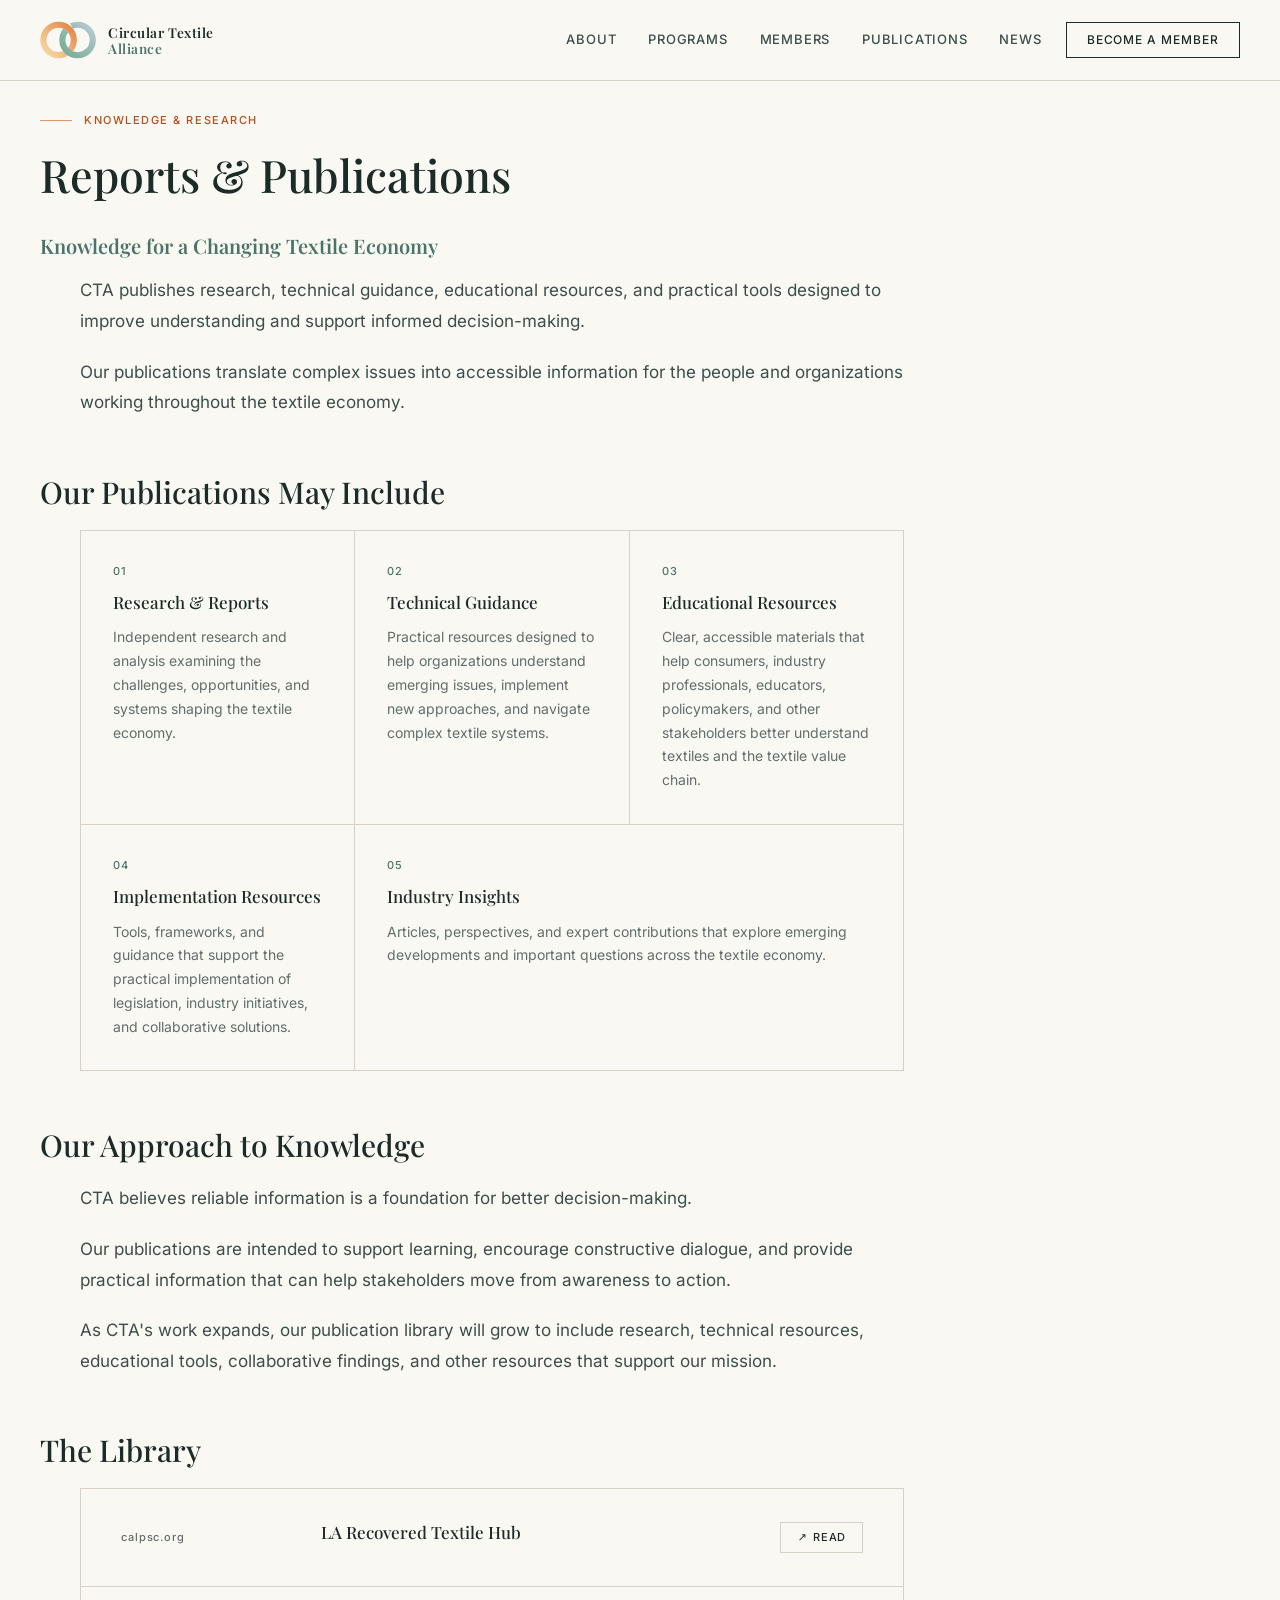
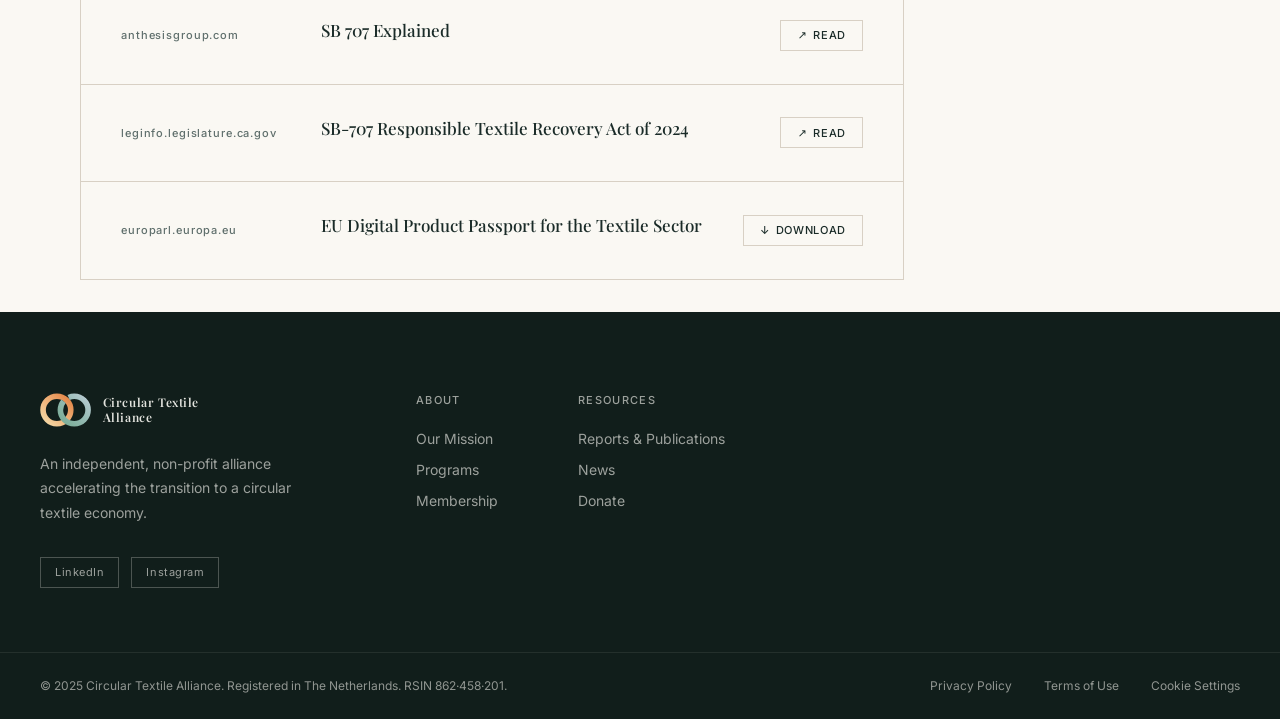
<file: publications.html>
<!doctype html>
<html lang="en">
<head>
<meta charset="utf-8">
<meta name="viewport" content="width=device-width, initial-scale=1">

<title>Reports &amp; Publications &mdash; Circular Textile Alliance</title>
<meta name="description" content="Research, technical guidance, educational resources and practical tools from the Circular Textile Alliance, translating complex textile issues into accessible information for the people working throughout the textile economy.">
<link rel="canonical" href="https://cportka.github.io/circular-textile-alliance-org/publications.html">

<meta name="theme-color" content="#1a2b28">
<meta name="color-scheme" content="light">

<!-- Open Graph -->
<meta property="og:type" content="article">
<meta property="og:site_name" content="Circular Textile Alliance">
<meta property="og:title" content="Reports &amp; Publications &mdash; Circular Textile Alliance">
<meta property="og:description" content="Research, technical guidance, educational resources and practical tools from the Circular Textile Alliance.">
<meta property="og:url" content="https://cportka.github.io/circular-textile-alliance-org/publications.html">
<meta property="og:image" content="https://cportka.github.io/circular-textile-alliance-org/assets/img/og-cover.png">
<meta property="og:image:width" content="1200">
<meta property="og:image:height" content="630">
<meta property="og:image:alt" content="Circular Textile Alliance — closing the loop on textile waste">
<meta property="og:locale" content="en_GB">

<!-- Twitter / X -->
<meta name="twitter:card" content="summary_large_image">
<meta name="twitter:title" content="Reports &amp; Publications &mdash; Circular Textile Alliance">
<meta name="twitter:description" content="Research, technical guidance, educational resources and practical tools from the Circular Textile Alliance.">
<meta name="twitter:image" content="https://cportka.github.io/circular-textile-alliance-org/assets/img/og-cover.png">

<!-- Fully same-origin: no third-party host is contacted at all. The page also
     carries no inline <style>/style="" and no inline <script>, so no
     'unsafe-inline' is needed — keep it that way when editing.
     (frame-ancestors is deliberately absent: it is ignored in a meta CSP. Set it
     as a response header at the CDN/host if you need clickjacking protection.) -->
<meta http-equiv="Content-Security-Policy" content="default-src 'self'; img-src 'self'; style-src 'self'; script-src 'self'; font-src 'self'; form-action 'none'; base-uri 'self'; object-src 'none'">

<link rel="icon" href="assets/img/favicon.svg" type="image/svg+xml">
<link rel="apple-touch-icon" href="assets/img/apple-touch-icon.png">
<link rel="manifest" href="site.webmanifest">

<link rel="preload" href="assets/fonts/inter-normal-300-600-latin.woff2" as="font" type="font/woff2" crossorigin>
<link rel="preload" href="assets/fonts/playfair-display-normal-400-700-latin.woff2" as="font" type="font/woff2" crossorigin>
<link rel="stylesheet" href="assets/css/site.css">

<script type="application/ld+json">
{
  "@context": "https://schema.org",
  "@graph": [
    {
      "@type": ["Organization", "NGO"],
      "@id": "https://cportka.github.io/circular-textile-alliance-org/#organization",
      "name": "Circular Textile Alliance",
      "alternateName": "CTA",
      "url": "https://cportka.github.io/circular-textile-alliance-org/",
      "logo": "https://cportka.github.io/circular-textile-alliance-org/assets/img/logo.svg",
      "foundingDate": "2025",
      "nonprofitStatus": "NonprofitANBI",
      "description": "An independent nonprofit organization working to strengthen the textile economy through education, research, collaboration, and practical implementation.",
      "address": { "@type": "PostalAddress", "addressCountry": "NL" },
      "sameAs": [
        "https://www.linkedin.com/company/110528108/",
        "https://www.instagram.com/circular_textile_alliance/"
      ],
      "knowsAbout": [
        "Circular economy",
        "Consumer education",
        "Textile research and innovation",
        "Industry collaboration",
        "Textile policy implementation",
        "Textile manufacturing and workforce development",
        "Supply-chain transparency and traceability",
        "Textile recovery infrastructure"
      ]
    },
    {
      "@type": "WebSite",
      "@id": "https://cportka.github.io/circular-textile-alliance-org/#website",
      "url": "https://cportka.github.io/circular-textile-alliance-org/",
      "name": "Circular Textile Alliance",
      "inLanguage": "en",
      "publisher": { "@id": "https://cportka.github.io/circular-textile-alliance-org/#organization" }
    }
  ]
}
</script>
</head>
<body>
<a class="skip-link" href="#main">Skip to content</a>

<!-- ====================================================================== -->
<!-- Header                                                                 -->
<!-- ====================================================================== -->
<header class="site-header site-header--solid" id="site-header">
  <div class="wrap">
    <div class="site-header__bar">
      <a class="brand" href="index.html" aria-label="Circular Textile Alliance — back to top">
        <img class="brand__mark" src="assets/img/logo.svg" alt="" width="56" height="40">
        <span class="brand__name">
          <span>Circular Textile</span>
          <span class="is-alliance">Alliance</span>
        </span>
      </a>

      <nav class="nav" aria-label="Primary">
        <a class="nav__link" href="index.html#about">About</a>
        <a class="nav__link" href="index.html#programs">Programs</a>
        <a class="nav__link" href="index.html#members">Members</a>
        <a class="nav__link" href="index.html#publications">Publications</a>
        <a class="nav__link" href="index.html#news">News</a>
      </nav>

      <a class="btn btn--outline-ink" href="index.html#members">Become a Member</a>

      <button class="nav-toggle" type="button" id="nav-toggle"
              aria-expanded="false" aria-controls="nav-mobile" aria-label="Menu">
        <span class="nav-toggle__bar"></span>
        <span class="nav-toggle__bar"></span>
        <span class="nav-toggle__bar"></span>
      </button>
    </div>
  </div>

  <div class="nav-mobile" id="nav-mobile" hidden>
    <nav aria-label="Primary, mobile">
      <a href="index.html#about">About</a>
      <a href="index.html#programs">Programs</a>
      <a href="index.html#members">Members</a>
      <a href="index.html#publications">Publications</a>
      <a href="index.html#news">News</a>
    </nav>
    <a class="btn btn--outline-ink" href="index.html#members">Become a Member</a>
  </div>
</header>

<main id="main">

<section class="section section--cream pubpage" aria-labelledby="pubs-title">
  <div class="wrap">
    <p class="eyebrow eyebrow--peach">Knowledge &amp; Research</p>
    <h1 class="h-section pubpage__title" id="pubs-title">Reports &amp; Publications</h1>

    <div class="mem__intro">
      <h2 class="about__subhead">Knowledge for a Changing Textile Economy</h2>
      <div class="prog__content">
        <p class="prog__body">
          CTA publishes research, technical guidance, educational resources,
          and practical tools designed to improve understanding and support
          informed decision-making.
        </p>
        <p class="prog__body">
          Our publications translate complex issues into accessible
          information for the people and organizations working throughout the
          textile economy.
        </p>
      </div>
    </div>

    <div class="mem__block">
      <h2 class="prog__title">Our Publications May Include</h2>
      <div class="prog__content">
        <div class="principles">
          <div class="principle">
            <p class="principle__number">01</p>
            <h3 class="principle__title">Research &amp; Reports</h3>
            <p class="principle__body">
              Independent research and analysis examining the challenges,
              opportunities, and systems shaping the textile economy.
            </p>
          </div>
          <div class="principle">
            <p class="principle__number">02</p>
            <h3 class="principle__title">Technical Guidance</h3>
            <p class="principle__body">
              Practical resources designed to help organizations understand
              emerging issues, implement new approaches, and navigate
              complex textile systems.
            </p>
          </div>
          <div class="principle">
            <p class="principle__number">03</p>
            <h3 class="principle__title">Educational Resources</h3>
            <p class="principle__body">
              Clear, accessible materials that help consumers, industry
              professionals, educators, policymakers, and other stakeholders
              better understand textiles and the textile value chain.
            </p>
          </div>
          <div class="principle">
            <p class="principle__number">04</p>
            <h3 class="principle__title">Implementation Resources</h3>
            <p class="principle__body">
              Tools, frameworks, and guidance that support the practical
              implementation of legislation, industry initiatives, and
              collaborative solutions.
            </p>
          </div>
          <div class="principle">
            <p class="principle__number">05</p>
            <h3 class="principle__title">Industry Insights</h3>
            <p class="principle__body">
              Articles, perspectives, and expert contributions that explore
              emerging developments and important questions across the
              textile economy.
            </p>
          </div>
        </div>
      </div>
      </div>

    <div class="mem__block">
      <h2 class="prog__title">Our Approach to Knowledge</h2>
      <div class="prog__content">
        <p class="prog__body">
          CTA believes reliable information is a foundation for better
          decision-making.
        </p>
        <p class="prog__body">
          Our publications are intended to support learning, encourage
          constructive dialogue, and provide practical information that can
          help stakeholders move from awareness to action.
        </p>
        <p class="prog__body">
          As CTA's work expands, our publication library will grow to
          include research, technical resources, educational tools,
          collaborative findings, and other resources that support our
          mission.
        </p>
      </div>
    </div>

    <div class="mem__block">
      <h2 class="prog__title" id="library">The Library</h2>
      <div class="prog__content">
        <div class="pubs">
        <article class="pub">
          <p class="pub__source">calpsc.org</p>
          <div>
            <h3 class="pub__title">
              <a href="https://www.calpsc.org/catextilehub">LA Recovered Textile Hub</a>
            </h3>
          </div>
          <p class="pub__aside">
            <a class="pub__download" href="https://www.calpsc.org/catextilehub"
               aria-label="Read LA Recovered Textile Hub, at calpsc.org">
              <span aria-hidden="true">&nearr;</span> Read
            </a>
          </p>
        </article>
        <article class="pub">
          <p class="pub__source">anthesisgroup.com</p>
          <div>
            <h3 class="pub__title">
              <a href="https://www.anthesisgroup.com/insights/sb-707-californias-textile-epr-law-explained/">SB 707 Explained</a>
            </h3>
          </div>
          <p class="pub__aside">
            <a class="pub__download" href="https://www.anthesisgroup.com/insights/sb-707-californias-textile-epr-law-explained/"
               aria-label="Read SB 707 Explained, at anthesisgroup.com">
              <span aria-hidden="true">&nearr;</span> Read
            </a>
          </p>
        </article>
        <article class="pub">
          <p class="pub__source">leginfo.legislature.ca.gov</p>
          <div>
            <h3 class="pub__title">
              <a href="https://leginfo.legislature.ca.gov/faces/billNavClient.xhtml?bill_id=202320240SB707">SB-707 Responsible Textile Recovery Act of 2024</a>
            </h3>
          </div>
          <p class="pub__aside">
            <a class="pub__download" href="https://leginfo.legislature.ca.gov/faces/billNavClient.xhtml?bill_id=202320240SB707"
               aria-label="Read SB-707 Responsible Textile Recovery Act of 2024, at leginfo.legislature.ca.gov">
              <span aria-hidden="true">&nearr;</span> Read
            </a>
          </p>
        </article>
        <article class="pub">
          <p class="pub__source">europarl.europa.eu</p>
          <div>
            <h3 class="pub__title">
              <a href="https://www.europarl.europa.eu/RegData/etudes/STUD/2024/757808/EPRS_STU(2024)757808_EN.pdf">EU Digital Product Passport for the Textile Sector</a>
            </h3>
          </div>
          <p class="pub__aside">
            <a class="pub__download" href="https://www.europarl.europa.eu/RegData/etudes/STUD/2024/757808/EPRS_STU(2024)757808_EN.pdf"
               aria-label="Download EU Digital Product Passport for the Textile Sector, at europarl.europa.eu">
              <span aria-hidden="true">&darr;</span> Download
            </a>
          </p>
        </article>
        </div>
      </div>
    </div>
  </div>
</section>

</main>

<!-- ====================================================================== -->
<!-- Footer                                                                 -->
<!-- ====================================================================== -->
<footer class="site-footer">
  <div class="wrap site-footer__main">
    <div class="site-footer__grid">
      <div class="site-footer__brand">
        <div class="brand">
          <img class="brand__mark" src="assets/img/logo.svg" alt="" width="56" height="40">
          <span class="brand__name">
            <span>Circular Textile</span>
            <span>Alliance</span>
          </span>
        </div>
        <p class="site-footer__blurb">
          An independent, non-profit alliance accelerating the transition to a
          circular textile economy.
        </p>
        <p class="social">
          <a href="https://www.linkedin.com/company/110528108/" target="_blank" rel="noopener">LinkedIn</a>
          <a href="https://www.instagram.com/circular_textile_alliance/" target="_blank" rel="noopener">Instagram</a>
        </p>
      </div>

      <div class="site-footer__links">
        <div class="footer-cols">
          <div class="footer-col">
            <h2 class="footer-col__title">About</h2>
            <ul>
              <li><a href="index.html#mission">Our Mission</a></li>
              <li><a href="index.html#programs">Programs</a></li>
              <li><a href="index.html#members">Membership</a></li>
            </ul>
          </div>
          <div class="footer-col">
            <h2 class="footer-col__title">Resources</h2>
            <ul>
              <li><a href="publications.html">Reports &amp; Publications</a></li>
              <li><a href="index.html#news">News</a></li>
              <li><a href="index.html#contribute">Donate</a></li>
            </ul>
          </div>
        </div>
      </div>
    </div>
  </div>

  <div class="site-footer__bottom">
    <div class="wrap">
      <p class="site-footer__legal">
        © 2025 Circular Textile Alliance. Registered in The Netherlands. RSIN 862·458·201.
      </p>
      <p class="site-footer__policies">
        <button class="policy-open" type="button" data-policy="policy-privacy">Privacy Policy</button>
        <button class="policy-open" type="button" data-policy="policy-terms">Terms of Use</button>
        <button class="policy-open" type="button" data-policy="policy-cookies">Cookie Settings</button>
      </p>
    </div>
  </div>
</footer>

<!-- Policy dialogs -->
<dialog class="policy" id="policy-privacy" aria-labelledby="policy-privacy-title">
  <div class="policy__inner">
    <h2 class="policy__title" id="policy-privacy-title">Privacy Policy</h2>
    <div class="policy__body">
      <p>
        This site collects nothing about you unless you sign up for the
        newsletter. There is no analytics, no tracking, no advertising, no
        session recording and no fingerprinting. Nothing you do here is logged,
        stored or profiled by us.
      </p>
      <p>
        Every file a page loads as you read it — the stylesheet, the script, the
        typefaces and the photography — is served from this site's own domain.
        Reading the site makes no request to any third party, so no third party
        learns that you visited.
      </p>
      <p>
        The site is published with GitHub Pages, which like any web host receives
        the requests your browser makes and may keep its own server logs. That is
        outside our control and we have no access to them.
      </p>
      <p>
        The newsletter is the one exception, and only if you use it. Pressing
        Subscribe sends the address you typed to Mailchimp, the service that runs
        our mailing list, and Mailchimp's own privacy policy then applies to it.
        Every newsletter it sends carries a link to unsubscribe.
      </p>
      <p>
        Links to other organisations' sites are ordinary links — once you follow
        one, that site's own policies apply.
      </p>
    </div>
    <form method="dialog">
      <button class="btn btn--primary policy__close" type="submit">Close</button>
    </form>
  </div>
</dialog>

<dialog class="policy" id="policy-terms" aria-labelledby="policy-terms-title">
  <div class="policy__inner">
    <h2 class="policy__title" id="policy-terms-title">Terms of Use</h2>
    <div class="policy__body">
      <p>
        This site is published for information. It describes the alliance, its
        programs and its work, and points to publications held elsewhere.
      </p>
      <p>
        The content is provided as it is, without warranty. We try to keep it
        accurate and current, but it may be incomplete or out of date, and it is
        not professional, legal or regulatory advice. Decisions you take on the
        basis of it are your own.
      </p>
      <p>
        Links to other organisations' publications are provided because they are
        useful. We do not control those sites and linking to one is not an
        endorsement of everything on it.
      </p>
      <p>
        The alliance's own text and images remain its property. Quote and link to
        them freely with attribution; ask before republishing them wholesale.
      </p>
    </div>
    <form method="dialog">
      <button class="btn btn--primary policy__close" type="submit">Close</button>
    </form>
  </div>
</dialog>

<dialog class="policy" id="policy-cookies" aria-labelledby="policy-cookies-title">
  <div class="policy__inner">
    <h2 class="policy__title" id="policy-cookies-title">Cookie Settings</h2>
    <div class="policy__body">
      <p>
        There is nothing to set. This site uses no cookies at all — not for
        analytics, not for advertising, not for preferences, not even the
        &ldquo;strictly necessary&rdquo; kind.
      </p>
      <p>
        It also writes nothing to local storage or session storage, and registers
        no service worker. Close the tab and no trace of your visit remains on
        your device beyond your browser's ordinary cache.
      </p>
      <p>
        That is why you have never seen a cookie banner here. There is no consent
        to give, because nothing is being asked of you.
      </p>
      <p>
        Signing up for the newsletter is the one time a page talks to another
        service: your browser contacts Mailchimp, which runs our mailing list.
        Anything Mailchimp keeps in your browser for its own domain is covered by
        Mailchimp's cookie policy rather than this one.
      </p>
    </div>
    <form method="dialog">
      <button class="btn btn--primary policy__close" type="submit">Close</button>
    </form>
  </div>
</dialog>


<script src="assets/js/site.js" defer></script>
</body>
</html>
</file>
<file: assets/css/site.css>
/* ===========================================================================
   Circular Textile Alliance — site stylesheet
   Ported from the Figma Make design "Redesign Institutional Website"
   (file pYrwXChqTORzVAjL3X3DI5). Tokens below mirror that file's `@theme`
   block one-for-one; the handful of deliberate deviations are marked
   `DEVIATION:` and listed in full in README.md.
   =========================================================================== */

/* --- Fonts: self-hosted (SIL OFL). Licences in assets/fonts/. ------------- */
@font-face {
  font-family: 'Inter';
  font-style: normal;
  font-weight: 300 600;
  font-display: swap;
  src: url('../fonts/inter-normal-300-600-latin.woff2') format('woff2');
  unicode-range: U+0000-00FF, U+0131, U+0152-0153, U+02BB-02BC, U+02C6, U+02DA, U+02DC, U+0304, U+0308, U+0329, U+2000-206F, U+20AC, U+2122, U+2191, U+2193, U+2212, U+2215, U+FEFF, U+FFFD;
}
@font-face {
  font-family: 'Inter';
  font-style: normal;
  font-weight: 300 600;
  font-display: swap;
  src: url('../fonts/inter-normal-300-600-latin-ext.woff2') format('woff2');
  unicode-range: U+0100-02BA, U+02BD-02C5, U+02C7-02CC, U+02CE-02D7, U+02DD-02FF, U+0304, U+0308, U+0329, U+1D00-1DBF, U+1E00-1E9F, U+1EF2-1EFF, U+2020, U+20A0-20AB, U+20AD-20C0, U+2113, U+2C60-2C7F, U+A720-A7FF;
}
@font-face {
  font-family: 'Playfair Display';
  font-style: normal;
  font-weight: 400 700;
  font-display: swap;
  src: url('../fonts/playfair-display-normal-400-700-latin.woff2') format('woff2');
  unicode-range: U+0000-00FF, U+0131, U+0152-0153, U+02BB-02BC, U+02C6, U+02DA, U+02DC, U+0304, U+0308, U+0329, U+2000-206F, U+20AC, U+2122, U+2191, U+2193, U+2212, U+2215, U+FEFF, U+FFFD;
}
@font-face {
  font-family: 'Playfair Display';
  font-style: normal;
  font-weight: 400 700;
  font-display: swap;
  src: url('../fonts/playfair-display-normal-400-700-latin-ext.woff2') format('woff2');
  unicode-range: U+0100-02BA, U+02BD-02C5, U+02C7-02CC, U+02CE-02D7, U+02DD-02FF, U+0304, U+0308, U+0329, U+1D00-1DBF, U+1E00-1E9F, U+1EF2-1EFF, U+2020, U+20A0-20AB, U+20AD-20C0, U+2113, U+2C60-2C7F, U+A720-A7FF;
}
@font-face {
  font-family: 'Playfair Display';
  font-style: italic;
  font-weight: 400 700;
  font-display: swap;
  src: url('../fonts/playfair-display-italic-400-700-latin.woff2') format('woff2');
  unicode-range: U+0000-00FF, U+0131, U+0152-0153, U+02BB-02BC, U+02C6, U+02DA, U+02DC, U+0304, U+0308, U+0329, U+2000-206F, U+20AC, U+2122, U+2191, U+2193, U+2212, U+2215, U+FEFF, U+FFFD;
}
@font-face {
  font-family: 'Playfair Display';
  font-style: italic;
  font-weight: 400 700;
  font-display: swap;
  src: url('../fonts/playfair-display-italic-400-700-latin-ext.woff2') format('woff2');
  unicode-range: U+0100-02BA, U+02BD-02C5, U+02C7-02CC, U+02CE-02D7, U+02DD-02FF, U+0304, U+0308, U+0329, U+1D00-1DBF, U+1E00-1E9F, U+1EF2-1EFF, U+2020, U+20A0-20AB, U+20AD-20C0, U+2113, U+2C60-2C7F, U+A720-A7FF;
}

/* --- Design tokens ------------------------------------------------------- */
:root {
  --font-serif: 'Playfair Display', Georgia, 'Times New Roman', serif;
  --font-sans: 'Inter', system-ui, -apple-system, 'Segoe UI', sans-serif;

  --cream: #faf8f3;
  --cream-dark: #f2ede3;
  --cream-darker: #ede6d8;   /* card hover on --cream-dark */
  --ink: #1a2b28;
  --ink-deep: #111e1b;       /* footer */
  --ink-light: #3a4f4b;
  --peach: #e8936a;
  --peach-hover: #d67a55;
  --sage: #7eada0;
  --sage-light: #a8c5bd;
  --sage-dark: #547870;
  --border: #d8d0c4;
  --border-soft: #ede8df;

  /* DEVIATION (contrast). The Figma's muted/accent text tones fail WCAG AA on
     the cream backgrounds. These keep the exact hue + saturation and lower only
     lightness until each clears 4.5:1. The undarkened tokens above stay in use
     for fills, rules and dots, where contrast rules don't apply. */
  --ink-muted: #5f6f6c;      /* was #6b7e7a — 3.68:1 on --cream-dark */
  --peach-text: #b34d1c;     /* was #e8936a — 2.04:1 on --cream-dark */
  --sage-text: #4a7469;      /* was #7eada0 — 2.15:1 on --cream-dark */

  --wrap: 80rem;             /* Tailwind max-w-7xl */
  --gutter: 1.5rem;          /* px-6 */
  --section-y: 2rem;         /* was 7rem — the sections sat far too far apart */
  --ease: 0.2s ease;
}

@media (min-width: 64em) {
  :root { --gutter: 2.5rem; }  /* lg:px-10 */
}

/* --- Reset / base -------------------------------------------------------- */
*, *::before, *::after { box-sizing: border-box; }

html {
  scroll-behavior: smooth;
  /* Fixed 5rem header must not cover the target of an in-page jump. */
  scroll-padding-top: 5rem;
  -webkit-text-size-adjust: 100%;
}

body {
  margin: 0;
  background: var(--cream);
  color: var(--ink);
  font-family: var(--font-sans);
  font-size: 16px;
  line-height: 1.5;
  -webkit-font-smoothing: antialiased;
  -moz-osx-font-smoothing: grayscale;
}

img, svg { display: block; max-width: 100%; }
img { height: auto; }
h1, h2, h3, h4, p, ul, ol, figure, dl, dd { margin: 0; }
ul, ol { list-style: none; padding: 0; }
a { color: inherit; }
button, input { font: inherit; color: inherit; }

::-webkit-scrollbar { width: 6px; }
::-webkit-scrollbar-track { background: transparent; }
::-webkit-scrollbar-thumb { background: var(--border); border-radius: 3px; }
* { scrollbar-width: thin; scrollbar-color: var(--border) transparent; }

/* --- Accessibility helpers ----------------------------------------------- */
/* DEVIATION (a11y): the Figma has no focus styling and no skip link. Both are
   additive — neither changes the resting appearance of the page. */
.visually-hidden {
  position: absolute; width: 1px; height: 1px; margin: -1px;
  padding: 0; overflow: hidden; clip: rect(0 0 0 0); clip-path: inset(50%);
  white-space: nowrap; border: 0;
}

.skip-link {
  position: absolute; left: var(--gutter); top: 0;
  z-index: 100; transform: translateY(-120%);
  padding: 0.75rem 1.25rem;
  background: var(--ink); color: var(--cream);
  font-size: 0.8125rem; font-weight: 500; letter-spacing: 0.06em;
  text-transform: uppercase; text-decoration: none;
  transition: transform var(--ease);
}
.skip-link:focus { transform: translateY(0); }

:focus-visible {
  outline: 2px solid var(--peach);
  outline-offset: 3px;
}
.on-dark :focus-visible,
.site-footer :focus-visible { outline-color: var(--sage-light); }

/* --- Layout -------------------------------------------------------------- */
.wrap {
  width: 100%;
  max-width: var(--wrap);
  margin-inline: auto;
  padding-inline: var(--gutter);
}

.section { padding-block: var(--section-y); }
.section--cream { background: var(--cream); }
.section--cream-dark { background: var(--cream-dark); }
.section--ink { background: var(--ink); }

/* --- Eyebrow (rule + label), used by every section ----------------------- */
.eyebrow {
  display: flex;
  align-items: center;
  gap: 0.75rem;
  font-size: 0.6875rem;
  font-weight: 500;
  letter-spacing: 0.14em;
  text-transform: uppercase;
}
.eyebrow::before {
  content: "";
  flex: none;
  width: 32px;
  height: 1px;
  background: currentColor;
  opacity: 0.85;
}
.eyebrow--peach { color: var(--peach-text); }
.eyebrow--peach::before { background: var(--peach); opacity: 1; }
.eyebrow--sage { color: var(--sage); }          /* on ink — 5.90:1, unchanged */
.eyebrow--sage::before { background: var(--sage); }

/* --- Headings ------------------------------------------------------------ */
.h-display,
.h-section {
  font-family: var(--font-serif);
  font-weight: 500;
  color: var(--ink);
  text-wrap: balance;
}
.h-display {
  font-size: clamp(2.5rem, 6vw, 5.25rem);
  line-height: 1.08;
}
.h-section {
  font-size: clamp(2rem, 3.5vw, 3rem);
  line-height: 1.18;
}
.h-display em, .h-section em { font-style: italic; }
.h-display .accent { color: var(--peach); font-style: italic; }
.h-section .accent { color: var(--sage-text); font-style: italic; }
.on-dark .h-display, .on-dark .h-section { color: var(--cream); }
.on-dark .h-section .accent { color: var(--sage); }

/* --- Buttons and text links ---------------------------------------------- */
.btn {
  display: inline-block;
  padding: 0.75rem 1.75rem;
  border: 1px solid transparent;
  font-size: 0.75rem;
  font-weight: 500;
  letter-spacing: 0.08em;
  text-transform: uppercase;
  text-decoration: none;
  text-align: center;
  cursor: pointer;
  transition: background var(--ease), color var(--ease), border-color var(--ease);
}
/* DEVIATION (contrast): the Figma sets cream text on the peach fill — 2.25:1.
   Ink on the same fill is 6.19:1, so the brand fill is preserved exactly and
   only the label colour changes. */
.btn--primary { background: var(--peach); color: var(--ink); }
.btn--primary:hover { background: var(--peach-hover); }

/* DEVIATION (contrast): the Figma's 0.3 alpha gives the control boundary
   2.61:1 against the ink ground; WCAG 1.4.11 asks for 3:1. */
.btn--ghost-light { border-color: rgb(250 248 243 / 0.4); color: var(--cream); }
.btn--ghost-light:hover { border-color: rgb(250 248 243 / 0.7); }

.btn--outline-ink {
  padding: 0.5rem 1.25rem;
  border: 1.5px solid currentColor;
}
.btn--outline-ink:hover { background: var(--ink); color: var(--cream); border-color: var(--ink); }
.on-dark .btn--outline-ink:hover { background: var(--cream); color: var(--ink); border-color: var(--cream); }

.link-rule {
  display: inline-flex;
  align-items: center;
  gap: 0.5rem;
  padding-bottom: 2px;
  border-bottom: 1px solid currentColor;
  font-size: 0.8125rem;
  font-weight: 500;
  letter-spacing: 0.06em;
  text-transform: uppercase;
  text-decoration: none;
  white-space: nowrap;
  transition: color var(--ease);
}
.link-rule:hover { color: var(--peach-text); }

/* Placeholder affordances -------------------------------------------------
   DEVIATION (a11y): ~25 links in the Figma point at href="#", which scrolls to
   the top of the page — a broken affordance, not a neutral one. They render
   identically here but are inert and announced as unavailable until a real
   destination exists. Replace `<span class="ph">` with `<a href="…">` to wire
   one up; nothing else needs to change. See README.md. */
.ph { cursor: not-allowed; }
.ph:hover { color: inherit; }
button.ph[disabled] { opacity: 1; }   /* keep the designed contrast, not the UA's grey */

/* --- Header / navigation ------------------------------------------------- */
.site-header {
  position: fixed;
  inset: 0 0 auto 0;
  z-index: 50;
  transition: background 0.3s ease, box-shadow 0.3s ease, backdrop-filter 0.3s ease;
}
/* Two ways into the light treatment: scrolled down any page, or resting on a
   page that has no dark hero to sit over. Without the second, publications.html
   painted cream wordmark and cream nav links onto a cream section — "Circular
   Textile" vanished and only the sage "Alliance" survived. */
.site-header.is-scrolled,
.site-header--solid {
  background: rgb(250 248 243 / 0.96);
  box-shadow: 0 1px 0 var(--border);
  -webkit-backdrop-filter: blur(12px);
  backdrop-filter: blur(12px);
}

.site-header__bar {
  display: flex;
  align-items: center;
  justify-content: space-between;
  gap: 1.5rem;
  height: 5rem;
}

.brand {
  display: flex;
  align-items: center;
  gap: 0.75rem;
  text-decoration: none;
  flex: none;
}
.brand__mark { width: auto; height: 2.5rem; }
.brand__name {
  font-family: var(--font-serif);
  font-size: 0.85rem;
  font-weight: 600;
  letter-spacing: 0.04em;
  line-height: 1.2;
}
.brand__name span { display: block; }
.brand__name .is-alliance { color: var(--sage); }

/* DEVIATION (contrast): over the dark hero the Figma renders the wordmark and
   nav links in --ink (#1A2B28) on a near-black photograph — roughly 1.1:1. The
   header starts in a light-on-dark state and swaps to the Figma's ink-on-cream
   once scrolled, which is what the scrolled design already shows. */
.site-header .brand__name { color: var(--cream); }
.site-header .brand__name .is-alliance { color: var(--sage-light); }
.site-header .nav__link,
.site-header .btn--outline-ink { color: var(--cream); }

.site-header.is-scrolled .brand__name,
.site-header--solid .brand__name { color: var(--ink); }
.site-header.is-scrolled .brand__name .is-alliance,
.site-header--solid .brand__name .is-alliance { color: var(--sage-text); }
.site-header.is-scrolled .nav__link,
.site-header--solid .nav__link { color: var(--ink-light); }
.site-header.is-scrolled .btn--outline-ink,
.site-header--solid .btn--outline-ink { color: var(--ink); }

/* The two rules above set the button's resting colour at a higher specificity
   than `.btn--outline-ink:hover`, so the generic hover rule could not repaint
   the label — hovering the scrolled header filled the button with --ink while
   the text stayed --ink, rendering it invisible. Each header state needs its
   own hover pair, at matching specificity. */
.site-header .btn--outline-ink:hover {
  background: var(--cream);
  color: var(--ink);
  border-color: var(--cream);
}
.site-header.is-scrolled .btn--outline-ink:hover,
.site-header--solid .btn--outline-ink:hover {
  background: var(--ink);
  color: var(--cream);
  border-color: var(--ink);
}

.nav {
  display: flex;
  align-items: center;
  gap: 2rem;
  margin-left: auto;
}
.nav__link {
  font-size: 0.8125rem;
  font-weight: 500;
  letter-spacing: 0.06em;
  text-transform: uppercase;
  text-decoration: none;
  transition: color var(--ease);
}
.nav__link:hover { color: var(--peach); }
.site-header.is-scrolled .nav__link:hover,
.site-header--solid .nav__link:hover { color: var(--peach-text); }

.nav-toggle {
  display: none;
  flex-direction: column;
  gap: 6px;
  padding: 0.5rem;
  margin-right: -0.5rem;
  background: none;
  border: 0;
  cursor: pointer;
  /* Lifted above .nav-mobile, which reaches up around it. */
  position: relative;
  z-index: 2;
}
.nav-toggle__bar {
  display: block;
  width: 22px;
  height: 1.5px;
  background: var(--cream);
  transition: transform var(--ease), opacity var(--ease), background var(--ease);
}
.site-header.is-scrolled .nav-toggle__bar,
.site-header--solid .nav-toggle__bar { background: var(--ink); }
.nav-toggle[aria-expanded="true"] .nav-toggle__bar:nth-child(1) { transform: translateY(7.5px) rotate(45deg); }
.nav-toggle[aria-expanded="true"] .nav-toggle__bar:nth-child(2) { opacity: 0; }
.nav-toggle[aria-expanded="true"] .nav-toggle__bar:nth-child(3) { transform: translateY(-7.5px) rotate(-45deg); }
/* Open, the bars sit on the cream panel. Over the hero the header is still in
   its light state, so without this the X would be cream on cream. */
.nav-toggle[aria-expanded="true"] .nav-toggle__bar { background: var(--ink); }

/* A panel hung off the right of the bar rather than a full-bleed sheet. 16rem
   is a quarter of 64em, the width at which the disclosure first appears; the
   70vw cap keeps it inside a narrow phone, where a literal quarter would be
   too narrow to read. */
/* The panel starts at the top of the bar and reaches down, so the toggle sits
   on top of it rather than above it — closing it is a click on the X inside its
   own panel. The toggle is lifted out of the panel's stacking order to stay
   visible and clickable. */
.nav-mobile {
  position: absolute;
  top: 0.75rem;
  right: calc(var(--gutter) - 0.5rem);
  z-index: 1;
  width: min(16rem, 70vw);
  max-height: calc(100svh - 1.5rem);
  overflow-y: auto;
  text-align: right;
  background: var(--cream);
  border: 1px solid var(--border);
  box-shadow: 0 12px 28px rgb(26 43 40 / 0.14);
  /* Top padding clears the toggle, which overlaps the panel's first rows.
     Bottom padding is 0 on purpose: a scroll container's bottom padding is not
     part of its scrollable overflow in every engine, which clipped the last
     item's border clean off. The space is a margin on the last child instead. */
  padding: 3rem 1rem 0;
  opacity: 1;
  transform: translateY(0);
  /* allow-discrete keeps the element painted while the exit runs; browsers
     without it simply swap instantly, which is the old behaviour. */
  transition: opacity 160ms ease, transform 160ms ease,
              display 160ms allow-discrete;
}
.nav-mobile[hidden] {
  display: none;
  opacity: 0;
  transform: translateY(-0.5rem);
}
@starting-style {
  .nav-mobile { opacity: 0; transform: translateY(-0.5rem); }
}
/* Scoped to the list. As `.nav-mobile a` this also matched "Become a Member",
   and at (0,1,1) it outranked `.btn--outline-ink` at (0,1,0): the button took
   the divider's `border-bottom: 1px solid var(--border-soft)` in place of its
   own bottom edge, which is the missing border. */
.nav-mobile nav a {
  display: block;
  padding: 0.75rem 0;
  border-bottom: 1px solid var(--border-soft);
  font-size: 0.875rem;
  font-weight: 500;
  letter-spacing: 0.05em;
  text-transform: uppercase;
  color: var(--ink);
  text-decoration: none;
}
.nav-mobile nav a:hover { color: var(--peach-text); }
.nav-mobile .btn { margin-top: 1.25rem; width: 100%; }
.nav-mobile > :last-child { margin-bottom: 1.25rem; }

/* The panel is cream in every header state, so the button inside it is ink in
   every header state. `.site-header .btn--outline-ink` (0,2,0) paints it cream
   for the over-hero header — cream on cream, which is the button vanishing
   entirely at the top of the page. These win at (0,3,0) and (0,3,1). */
.site-header .nav-mobile .btn--outline-ink { color: var(--ink); }
.site-header .nav-mobile .btn--outline-ink:hover {
  background: var(--ink);
  color: var(--cream);
  border-color: var(--ink);
}

/* --- Hero ---------------------------------------------------------------- */
.hero { position: relative; background: var(--ink); }
/* The photograph lives here and nowhere else. */
.hero__stage {
  position: relative;
  overflow: hidden;
  min-height: 100vh;
  min-height: 100svh;
  display: flex;
  flex-direction: column;
  justify-content: flex-end;
}
/* Flat ink under the statement copy: no photograph behind it, so the contrast
   pairs the suite measures against --ink are the pairs that actually render. */
.hero__statement { background: var(--ink); padding-block: 1rem 4rem; }
.hero__statement-inner { display: grid; gap: 3.5rem 2rem; }
.hero__media {
  position: absolute;
  inset: 0;
  /* Backing colour shows through until the photograph paints, so the hero
     degrades to flat ink rather than a blank band. */
  background-color: var(--ink);
  background-image: url('../img/photos/1711_MEX_HONGHO_GARMENT_02-hero.webp');
  background-size: cover;
  background-position: center 30%;
  opacity: 0.22;
}
.hero__scrim {
  position: absolute;
  inset: 0;
  background: linear-gradient(to top, var(--ink) 35%, transparent 70%);
}
/* Decorative rings echoing the logo mark. */
.hero__ring {
  position: absolute;
  border-radius: 50%;
  pointer-events: none;
}
.hero__ring--lg {
  top: 12%; right: -8%;
  width: 520px; height: 520px;
  border: 1.5px solid rgb(126 173 160 / 0.18);
}
.hero__ring--sm {
  top: 22%; right: -2%;
  width: 320px; height: 320px;
  border: 1.5px solid rgb(232 147 106 / 0.14);
}
.hero__inner {
  position: relative;
  padding-block: 8rem 6rem;
}
.hero .eyebrow { margin-bottom: 2rem; }

/* On-ink copy. Sage for the headings, cream for the body — the intro sits at
   0.75 so the mission and vision, at full cream, read as the firmer statements. */
.hero__subhead {
  font-family: var(--font-serif);
  font-size: clamp(1.375rem, 2.2vw, 1.75rem);
  font-weight: 600;
  line-height: 1.35;
  color: var(--sage);
  margin-bottom: 1.5rem;
}
.hero__body {
  font-size: 1rem;
  line-height: 1.8;
  color: rgb(250 248 243 / 0.75);
}
.hero__body + .hero__body { margin-top: 1.25rem; }

.hero__pillars {
  display: grid;
  gap: 2.25rem;
  align-content: start;
}
.pillar { border-left: 2px solid var(--sage); padding-left: 1.5rem; }
.pillar__title {
  font-family: var(--font-serif);
  font-size: 1.25rem;
  font-weight: 500;
  line-height: 1.3;
  color: var(--sage);
  margin-bottom: 0.75rem;
}
.pillar__body {
  font-size: 1rem;
  line-height: 1.8;
  color: var(--cream);
}
/* --- About / Who we are -------------------------------------------------- */
.about__title { margin-top: 1.25rem; margin-bottom: 3rem; }

.about__lede {
  max-width: 54rem;
  margin-top: 1.75rem;
  font-size: 1.0625rem;
  line-height: 1.8;
  color: var(--ink-light);
}
.about__block { max-width: 54rem; margin-top: 3rem; }
/* DEVIATION (contrast): the reference renders these subheads in the undarkened
   brand values, which are 2.15:1 (sage) and 2.04:1 (peach) on cream — failures
   at any size. The -text variants keep the hue and reach 4.51:1. */
.about__subhead {
  font-family: var(--font-serif);
  font-size: 1.25rem;
  font-weight: 600;
  line-height: 1.3;
  color: var(--sage-text);
  margin-bottom: 1rem;
}
.about__subhead--peach { color: var(--peach-text); }
.about__body {
  font-size: 1.0625rem;
  line-height: 1.8;
  color: var(--ink-light);
}
.about__list {
  margin-top: 1.25rem;
  display: grid;
  gap: 0.625rem;
  font-size: 1.0625rem;
  line-height: 1.6;
  color: var(--ink-light);
}
/* ul carries list-style: none from the reset, so the marker is drawn here —
   a peach dot, matching the eyebrow rule rather than the browser's bullet. */
.about__list li {
  position: relative;
  padding-left: 1.5rem;
}
.about__list li::before {
  content: "";
  position: absolute;
  left: 0.25rem;
  top: 0.65em;
  width: 5px;
  height: 5px;
  border-radius: 50%;
  background: var(--peach);
}
.about__block .btn { margin-top: 0.5rem; }
.on-dark .about__list { color: rgb(250 248 243 / 0.85); }

/* Hairline grid: the 1px gap over a border-coloured bed draws the rules. */
.principles {
  display: grid;
  grid-template-columns: 1fr;
  gap: 1px;
  background: var(--border);
  border: 1px solid var(--border);
}
/* Five cards into an even grid leaves a hole, and in a hairline grid a hole is
   not empty space — it is a block of the --border bed showing through. The last
   card spans the remainder of its row instead, which also suits it: it carries
   the longest body of the five. */
.principle {
  background: var(--cream);
  padding: 2rem;
  transition: background var(--ease);
}
.principle:hover { background: var(--cream-dark); }
.principle__number {
  font-size: 0.6875rem;
  font-weight: 500;
  letter-spacing: 0.1em;
  color: var(--sage-text);
  margin-bottom: 0.75rem;
}
.principle__title {
  font-family: var(--font-serif);
  font-size: 1.0625rem;
  font-weight: 500;
  line-height: 1.3;
  margin-bottom: 0.75rem;
}
.principle__body {
  font-size: 0.875rem;
  line-height: 1.7;
  color: var(--ink-muted);
}

/* A hairline closing one section off from the next, where the tightened
   section rhythm alone no longer reads as a break. */
.rule {
  border: 0;
  border-top: 1px solid var(--border);
  margin-top: 2.5rem;
}

/* --- Shared section head (title left, "all …" link right) ---------------- */
.section-head {
  display: flex;
  align-items: flex-end;
  justify-content: space-between;
  flex-wrap: wrap;
  gap: 2rem;
  margin-bottom: 4rem;
}
.section-head .eyebrow { margin-bottom: 1.25rem; }

/* --- Programs ------------------------------------------------------------ */
/* Long-form now rather than a card grid: seven areas, each a heading and its
   own prose, with the figures that belong to two of them. */
.programs__title { margin-top: 1.25rem; }
.prog__intro { max-width: 54rem; margin-top: 2.5rem; }
.progs { margin-top: 4rem; }
.prog + .prog {
  margin-top: 3.5rem;
  padding-top: 3.5rem;
  border-top: 1px solid var(--border);
}
.prog__title {
  font-family: var(--font-serif);
  font-size: clamp(1.5rem, 2.4vw, 1.875rem);
  font-weight: 500;
  line-height: 1.2;
  color: var(--ink);
  margin-bottom: 1.25rem;
}
.prog__content { max-width: 54rem; }
.prog__body {
  font-size: 1.0625rem;
  line-height: 1.8;
  color: var(--ink-light);
}
.prog__body + .prog__body { margin-top: 1.25rem; }
.about__list + .prog__body { margin-top: 1.5rem; }
.prog__cue { margin-top: 1.5rem; }

.prog__figures {
  display: grid;
  grid-template-columns: 1fr;
  gap: 1rem;
  margin-top: 2.5rem;
}
.prog__figure { border: 1px solid var(--border); }
/* The diagram has a real alpha channel: the drawn sheet of paper is opaque and
   everything around it is transparent, so it sits straight on the section's
   ground. (Until 0.14.2 it was an opaque white rectangle and needed a cream
   plate and a rule to stop it floating; with transparency those would only box
   the sheet back in.) */
.prog__diagram {
  margin: 2.5rem auto 0;
  max-width: 40rem;
}

/* --- Members ------------------------------------------------------------- */
/* Peach carries the headings here, per the supplied reference: 6.21:1 on --ink,
   so it clears AA for normal text, not only for the large sizes it is used at. */
.mem__lead { margin-top: 1.25rem; color: var(--peach); }
.mem__intro { max-width: 54rem; margin-top: 2rem; }
.mem__block { max-width: 54rem; margin-top: 3.5rem; }
.mem__head {
  font-family: var(--font-serif);
  font-size: clamp(1.5rem, 2.4vw, 1.875rem);
  font-weight: 500;
  line-height: 1.2;
  color: var(--peach);
  margin-bottom: 1.25rem;
}
.mem__head--cream { color: var(--cream); }
.mem__body {
  font-size: 1.0625rem;
  line-height: 1.8;
  color: rgb(250 248 243 / 0.85);
}
.mem__body + .mem__body { margin-top: 1.25rem; }
.mem__cta { margin-top: 2rem; }
.mem__body--after-list { margin-top: 1.5rem; }
.mem__who { margin-top: 1.25rem; }

/* --- Board --------------------------------------------------------------- */
.board { display: grid; gap: 2.5rem; margin-top: 0.5rem; }
.board__group { border-top: 1px solid rgb(216 208 196 / 0.15); padding-top: 1.5rem; }
.board__label {
  display: flex;
  align-items: center;
  gap: 0.625rem;
  margin-bottom: 1.25rem;
  font-size: 0.6875rem;
  font-weight: 500;
  letter-spacing: 0.1em;
  text-transform: uppercase;
}
.board__dot { width: 8px; height: 8px; border-radius: 50%; background: currentColor; flex: none; }
/* Three distinct tones on ink, all clearing AA: 6.21 / 5.90 / 8.02 to 1. */
.board__group--exec { color: var(--peach); }
.board__group--member { color: var(--sage); }
.board__group--advisory { color: var(--sage-light); }

/* Columns rather than a grid: names flow down one column and into the next, so
   a group of seven fills 3/2/2 instead of leaving a ragged final row. */
.board__people {
  color: var(--cream);
  font-size: 1rem;
  line-height: 1.6;
}
.board__people li { break-inside: avoid; }
.board__people li + li { margin-top: 0.625rem; }

/* --- Why join ------------------------------------------------------------ */
.why { display: grid; gap: 2rem; margin-top: 0.5rem; }
.why__item { max-width: 34rem; }
.why__title {
  font-family: var(--font-serif);
  font-size: 1.125rem;
  font-weight: 500;
  color: var(--sage);
  margin-bottom: 0.5rem;
}
.why__body {
  font-size: 1rem;
  line-height: 1.75;
  color: rgb(250 248 243 / 0.85);
}

/* --- Publications page --------------------------------------------------- */
.pubpage { padding-top: calc(var(--section-y) + 5rem); }
.pubpage__title { margin-top: 1.25rem; margin-bottom: 0; }
/* --- Publications -------------------------------------------------------- */
.pubs {
  display: grid;
  gap: 1px;
  background: var(--border);
  border: 1px solid var(--border);
}
.pub {
  display: grid;
  grid-template-columns: 160px 1fr auto;
  gap: 2.5rem;
  align-items: center;
  padding: 2rem 2.5rem;
  background: var(--cream);
  transition: background var(--ease);
}
.pub:hover { background: var(--cream-dark); }
/* The four entries are external resources with no supplied description, year
   or page count, so the left rail names the host instead — which also tells a
   reader that the link leaves this site. */
.pub__source {
  font-size: 0.6875rem;
  font-weight: 500;
  letter-spacing: 0.08em;
  color: var(--ink-muted);
  word-break: break-word;
}
.pub__title {
  font-family: var(--font-serif);
  font-size: 1.0625rem;
  font-weight: 500;
  line-height: 1.35;
  margin-bottom: 0.6rem;
}
.pub__title a { text-decoration: none; }
.pub__title a:hover { color: var(--peach-text); }
.pub__aside { text-align: right; }
.pub__download {
  display: inline-flex;
  align-items: center;
  gap: 0.375rem;
  padding: 0.4rem 1rem;
  border: 1px solid var(--border);
  font-size: 0.6875rem;
  font-weight: 500;
  letter-spacing: 0.06em;
  text-transform: uppercase;
  text-decoration: none;
  white-space: nowrap;
}

/* --- Newsletter ---------------------------------------------------------- */
.newsletter {
  margin-top: 4rem;
  padding: 3rem;
  background: var(--ink);
  display: grid;
  /* minmax(0,1fr), not the default `auto`: a percentage max-width inside an
     auto track is cyclic, so the track resolved to the form's 26rem and blew
     past the viewport on a phone. A 0 minimum lets the track actually shrink. */
  grid-template-columns: minmax(0, 1fr);
  gap: 2rem;
  align-items: center;
}
.newsletter__title {
  font-family: var(--font-serif);
  font-size: 1.375rem;
  font-weight: 500;
  color: var(--cream);
  margin-bottom: 0.5rem;
}
.newsletter__note {
  font-size: 0.875rem;
  color: rgb(250 248 243 / 0.65);
}
.newsletter__form { width: 100%; max-width: 26rem; }
.newsletter__field { display: flex; align-items: stretch; }
.newsletter__input {
  flex: 1 1 auto;
  min-width: 0;
  padding: 0.8rem 1.15rem;
  background: rgb(250 248 243 / 0.08);
  /* DEVIATION (contrast): 0.4, not the Figma's 0.2 — a text field's boundary
     needs 3:1 against its ground under WCAG 1.4.11. */
  border: 1px solid rgb(250 248 243 / 0.4);
  border-right: none;
  font-size: 0.875rem;
  color: var(--cream);
  transition: background var(--ease), border-color var(--ease);
}
.newsletter__input::placeholder { color: rgb(250 248 243 / 0.55); }
.newsletter__input:hover { border-color: rgb(250 248 243 / 0.55); }
.newsletter__input:focus {
  background: rgb(250 248 243 / 0.12);
  border-color: var(--sage-light);
}
.newsletter__input:focus-visible { outline-offset: -3px; }
.newsletter__submit { flex: 0 0 auto; padding-inline: 1.5rem; }

/* Reserve the message row. Without a floor here the panel grows on submit and,
   because the row is centre-aligned, the heading beside it visibly jumps. */
.newsletter__status {
  min-height: 1.25rem;
  margin-top: 0.6rem;
  font-size: 0.8125rem;
  line-height: 1.35;
  color: var(--sage-light);
}
.newsletter__form[aria-busy="true"] .newsletter__submit { cursor: progress; }

/* Mailchimp's honeypot field. Moved off-canvas, the way Mailchimp's own embed
   does it, rather than display:none, which form-filling bots look for. Overflow
   to the left of the page is not scrollable, so this adds no scrollbar. */
.newsletter__trap {
  position: absolute;
  left: -5000px;
}

/* --- Footer -------------------------------------------------------------- */
.site-footer { background: var(--ink-deep); color: var(--cream); }
.site-footer__main { padding-block: 5rem 4rem; }
.site-footer__grid { display: grid; gap: 3rem; }
.site-footer .brand { margin-bottom: 1.5rem; }
.site-footer .brand__mark { height: 2.25rem; }
.site-footer .brand__name { color: rgb(250 248 243 / 0.9); font-size: 0.75rem; letter-spacing: 0.05em; }
.site-footer__blurb {
  font-size: 0.875rem;
  line-height: 1.75;
  /* DEVIATION (contrast): Figma alpha .45 → 4.25:1. */
  color: rgb(250 248 243 / 0.6);
  margin-bottom: 2rem;
}
.social { display: flex; gap: 0.75rem; flex-wrap: wrap; }
.social span,
.social a {
  display: inline-block;
  padding: 0.4rem 0.875rem;
  border: 1px solid rgb(250 248 243 / 0.25);
  font-size: 0.6875rem;
  letter-spacing: 0.05em;
  color: rgb(250 248 243 / 0.6);
  text-decoration: none;
  transition: color var(--ease), border-color var(--ease);
}
.social a:hover,
.social a:focus-visible { color: rgb(250 248 243 / 0.95); border-color: rgb(250 248 243 / 0.6); }

/* Sized to their content and pushed together rather than split across the
   full nine columns, which left a canyon between the two lists. */
.footer-cols { display: grid; grid-template-columns: repeat(2, 1fr); gap: 2rem; }
.footer-col__title {
  font-family: var(--font-sans);
  font-size: 0.6875rem;
  font-weight: 500;
  letter-spacing: 0.12em;
  text-transform: uppercase;
  /* DEVIATION (contrast): Figma alpha .40 → 3.63:1. */
  color: rgb(250 248 243 / 0.6);
  margin-bottom: 1.25rem;
}
.footer-col ul { display: flex; flex-direction: column; gap: 0.625rem; }
.footer-col li { font-size: 0.875rem; color: rgb(250 248 243 / 0.6); }
.footer-col a { text-decoration: none; transition: color var(--ease); }
.footer-col a:hover { color: var(--cream); }

.site-footer__bottom { border-top: 1px solid rgb(250 248 243 / 0.08); }
.site-footer__bottom .wrap {
  display: flex;
  align-items: center;
  justify-content: space-between;
  flex-wrap: wrap;
  gap: 1rem;
  padding-block: 1.5rem;
}
/* DEVIATION (contrast): Figma alpha .30 → 2.61:1. */
.site-footer__legal, .site-footer__policies { font-size: 0.75rem; color: rgb(250 248 243 / 0.55); }
.site-footer__policies { display: flex; gap: 2rem; flex-wrap: wrap; }
/* Buttons, not links: each opens a dialog rather than going anywhere. They are
   styled to read as the quiet footer text they replaced. */
.policy-open {
  padding: 0;
  background: none;
  border: 0;
  font: inherit;
  color: inherit;
  cursor: pointer;
  transition: color var(--ease);
}
.policy-open:hover { color: var(--cream); }

/* --- Policy dialogs ------------------------------------------------------ */
/* <dialog> + showModal() gives centring, a backdrop, focus containment and
   Escape for free; only the appearance and the animation are ours. */
.policy {
  width: min(38rem, calc(100vw - 2 * var(--gutter)));
  max-height: 85svh;
  /* Scrolls itself, so the closing space is a margin on the last child — a
     scroll container's bottom padding is not reliably part of its overflow. */
  overflow-y: auto;
  padding: 0;
  border: 1px solid var(--border);
  background: var(--cream);
  color: var(--ink);
  opacity: 0;
  transform: translateY(0.75rem) scale(0.98);
  transition: opacity 180ms ease, transform 180ms ease,
              display 180ms allow-discrete, overlay 180ms allow-discrete;
}
.policy[open] { opacity: 1; transform: none; }
@starting-style {
  .policy[open] { opacity: 0; transform: translateY(0.75rem) scale(0.98); }
}
.policy::backdrop {
  background: rgb(17 30 27 / 0.55);
  opacity: 0;
  transition: opacity 180ms ease, display 180ms allow-discrete,
              overlay 180ms allow-discrete;
}
.policy[open]::backdrop { opacity: 1; }
@starting-style {
  .policy[open]::backdrop { opacity: 0; }
}
.policy__inner { padding: 2rem 2rem 0; }
.policy__title {
  font-family: var(--font-serif);
  font-size: 1.5rem;
  font-weight: 500;
  line-height: 1.2;
  margin-bottom: 1.25rem;
}
.policy__body p {
  font-size: 1rem;
  line-height: 1.75;
  color: var(--ink-light);
}
.policy__body p + p { margin-top: 1rem; }
.policy__close { margin-block: 1.75rem 2rem; }

/* --- Breakpoints --------------------------------------------------------- */
@media (min-width: 40em) {   /* 640px */
  .footer-cols { grid-template-columns: repeat(2, minmax(0, max-content)); gap: 5rem; }
}

@media (min-width: 44em) {   /* 704px — two cards still read */
  .prog__content { padding-left: 2.5rem; }
  .prog__figures { grid-template-columns: 1fr 1fr; }
  .board__people { columns: 2; column-gap: 2.5rem; }
  .why { grid-template-columns: repeat(2, 1fr); }
  .principles { grid-template-columns: repeat(2, 1fr); }
  .principles .principle:last-child { grid-column: span 2; }
}

@media (min-width: 56em) {   /* 896px — below this the 26rem form crowds the copy */
  .newsletter { grid-template-columns: minmax(0, 1fr) 26rem; }
}

@media (min-width: 64em) {   /* 1024px — Tailwind `lg` */
  .board__people { columns: 3; column-gap: 3rem; }
  .why { grid-template-columns: repeat(3, 1fr); }
  /* Full width now, so the four read as one band rather than a 2x2 block. */
  .principles { grid-template-columns: repeat(3, 1fr); }
  .principles .principle:last-child { grid-column: span 2; }

  .hero__inner .h-display { max-width: 68%; }
  .hero__statement-inner { grid-template-columns: repeat(12, 1fr); column-gap: 5rem; }
  .hero__intro { grid-column: span 7; }
  .hero__pillars { grid-column: span 5; }

  .site-footer__grid { grid-template-columns: repeat(12, 1fr); }
  .site-footer__brand { grid-column: span 3; }
  .site-footer__links { grid-column: span 9; padding-left: 4rem; }
}

/* Below `lg` the desktop nav collapses into the disclosure menu. */
@media (max-width: 63.99em) {
  .nav, .site-header__bar .btn--outline-ink { display: none; }
  .nav-toggle { display: flex; }
  .hero__ring--lg { width: 340px; height: 340px; }
  .hero__ring--sm { width: 210px; height: 210px; }
}

@media (max-width: 48em) {   /* 768px */
  :root { --section-y: 1.5rem; }
  .pub {
    grid-template-columns: 1fr;
    gap: 1.25rem;
    padding: 1.75rem var(--gutter);
  }
  .pub__aside { text-align: left; }
  .newsletter { padding: 2rem var(--gutter); }
  .section-head { margin-bottom: 2.5rem; }
  .hero__inner { padding-block: 7rem 4rem; }
}

/* --- 404 ----------------------------------------------------------------- */
.notfound {
  min-height: 100vh;
  min-height: 100svh;
  display: flex;
  flex-direction: column;
  justify-content: center;
  background: var(--ink);
  position: relative;
  overflow: hidden;
}
.notfound__inner { position: relative; }
.notfound__code {
  font-family: var(--font-serif);
  font-size: clamp(4rem, 14vw, 9rem);
  font-weight: 500;
  font-style: italic;
  line-height: 1;
  color: var(--peach);
  margin: 2rem 0 1.5rem;
}
/* Carried these from .hero__lede, which 0.4.0 deleted with the hero's lede
   paragraph — 404.html still referenced the class and lost its type with it. */
.notfound__lede {
  max-width: 34rem;
  margin-top: 1.25rem;
  font-size: 1rem;
  line-height: 1.7;
  color: rgb(250 248 243 / 0.65);
}
.notfound__actions { display: flex; gap: 1rem; flex-wrap: wrap; margin-top: 2.5rem; }

@media (max-width: 30em) {   /* 480px — no room for a button beside the field */
  .newsletter__field { flex-direction: column; align-items: stretch; }
  .newsletter__input { border-right: 1px solid rgb(250 248 243 / 0.4); }
  .newsletter__submit { margin-top: 0.5rem; }
  /* At this width the message wraps to two lines; reserve both so the panel
     still doesn't change height on submit. */
  .newsletter__status { min-height: 2.4rem; }
}

/* --- Motion / print ------------------------------------------------------ */
@media (prefers-reduced-motion: reduce) {
  html { scroll-behavior: auto; }
  *, *::before, *::after {
    animation-duration: 0.01ms !important;
    animation-iteration-count: 1 !important;
    transition-duration: 0.01ms !important;
  }
}

@media print {
  .site-header, .nav-mobile, .skip-link, .newsletter { display: none !important; }
  .hero__stage { min-height: auto; }   /* else page 1 is all hero */
  .hero__media, .hero__ring { display: none; }
  body { background: #fff; color: #000; }
}
</file>
